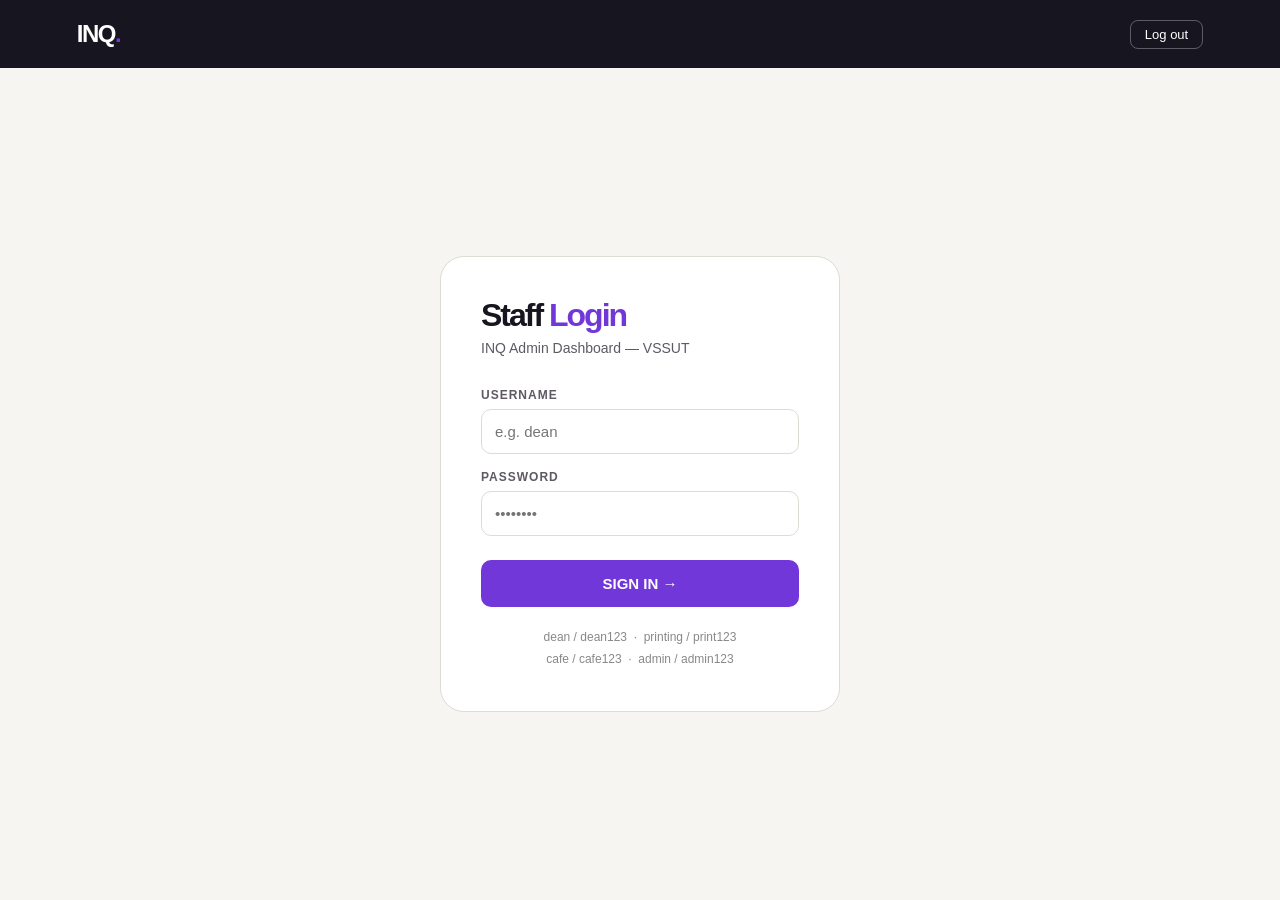
<file: admin.html>
﻿<!DOCTYPE html>
<html lang="en">
<head>
<meta charset="UTF-8">
<meta name="viewport" content="width=device-width, initial-scale=1.0">
<title>INQ — Staff Dashboard</title>

<style>

/* =========================
   FONTS
========================= */

@font-face {
    font-family: "Amazon Ember Heavy";
    src: url("https://m.media-amazon.com/images/G/01/acs/fonts/amazonember_he-webfont._V278446113_.woff2") format("woff2");
    font-weight: 900;
    font-style: normal;
    font-display: swap;
}

@font-face {
    font-family: "Amazon Ember";
    src: url("https://m.media-amazon.com/images/G/01/AUIClients/AmazonUIBaseCSS-amazonember_rg-fd81bacb6a659a8c8c95828226b74594ab985060._V299195749_.woff2") format("woff2");
    font-weight: 400;
    font-style: normal;
    font-display: swap;
}


/* =========================
   RESET & BASE
========================= */

* {
    margin: 0;
    padding: 0;
    box-sizing: border-box;
}

body {
    background: #f7f5f1;
    color: #17151f;
    font-family: "Amazon Ember", "Trebuchet MS", Arial, sans-serif;
}


/* =========================
   NAVBAR
========================= */

nav {
    height: 68px;
    padding: 0 6vw;
    display: flex;
    align-items: center;
    justify-content: space-between;
    background: #17151f;
    color: white;
}

.logo {
    font-family: "Amazon Ember Heavy", Arial, sans-serif;
    font-size: 24px;
    font-weight: 900;
    letter-spacing: -1.5px;
}

.logo span { color: #7137d9; }

.nav-right {
    display: flex;
    align-items: center;
    gap: 18px;
}

#navUser {
    font-size: 13px;
    color: #c3bfd0;
}

.logout-btn {
    background: none;
    border: 1px solid rgba(255,255,255,0.3);
    color: white;
    padding: 6px 14px;
    border-radius: 8px;
    font-size: 13px;
    cursor: pointer;
    transition: 0.15s ease;
}

.logout-btn:hover {
    background: rgba(255,255,255,0.1);
}


/* =========================
   LOGIN SCREEN
========================= */

#loginScreen {
    min-height: calc(100vh - 68px);
    display: flex;
    align-items: center;
    justify-content: center;
    padding: 40px 20px;
}

.login-card {
    background: white;
    border: 1px solid #dedbd5;
    border-radius: 24px;
    padding: 40px;
    width: 100%;
    max-width: 400px;
}

.login-card h1 {
    font-family: "Amazon Ember Heavy", Arial, sans-serif;
    font-size: 32px;
    font-weight: 900;
    letter-spacing: -2px;
    margin-bottom: 6px;
}

.login-card h1 span { color: #7137d9; }

.login-subtitle {
    color: #5e5963;
    font-size: 14px;
    margin-bottom: 32px;
}

.field {
    margin-bottom: 16px;
}

.field label {
    display: block;
    font-size: 12px;
    font-weight: 700;
    letter-spacing: 1px;
    margin-bottom: 7px;
    color: #5e5963;
}

.field input {
    width: 100%;
    padding: 13px;
    border: 1px solid #dedbd5;
    border-radius: 10px;
    font-size: 15px;
    outline: none;
    transition: 0.15s ease;
}

.field input:focus {
    border-color: #7137d9;
}

.login-btn {
    width: 100%;
    margin-top: 8px;
    padding: 15px;
    border: none;
    border-radius: 10px;
    background: #7137d9;
    color: white;
    font-size: 15px;
    font-weight: 700;
    cursor: pointer;
    transition: 0.15s ease;
}

.login-btn:hover { opacity: 0.9; }

.login-error {
    display: none;
    margin-top: 14px;
    background: #fff0f0;
    border: 1px solid #ffb3b3;
    color: #c0392b;
    border-radius: 8px;
    padding: 10px 14px;
    font-size: 13px;
    font-weight: 700;
}

.creds-hint {
    margin-top: 20px;
    font-size: 12px;
    color: #888;
    text-align: center;
    line-height: 1.8;
}


/* =========================
   DASHBOARD SCREEN
========================= */

#dashboardScreen {
    display: none;
    padding: 40px 6vw 80px;
}

.dash-header {
    margin-bottom: 32px;
}

.dash-eyebrow {
    font-size: 12px;
    font-weight: 700;
    letter-spacing: 2px;
    color: #7137d9;
    margin-bottom: 8px;
}

.dash-title {
    font-family: "Amazon Ember Heavy", Arial, sans-serif;
    font-size: 36px;
    font-weight: 900;
    letter-spacing: -2px;
}

.dash-subtitle {
    color: #5e5963;
    font-size: 14px;
    margin-top: 6px;
}

.refresh-note {
    font-size: 12px;
    color: #aaa;
    margin-top: 4px;
}


/* =========================
   SERVICE PANELS GRID
========================= */

.panels {
    display: grid;
    grid-template-columns: repeat(3, 1fr);
    gap: 22px;
}

.panel {
    background: white;
    border: 1px solid #dedbd5;
    border-radius: 20px;
    overflow: hidden;
}

.panel-header {
    padding: 18px 22px 16px;
    border-bottom: 1px solid #f0ede8;
    display: flex;
    align-items: center;
    justify-content: space-between;
}

.panel-name {
    font-weight: 700;
    font-size: 15px;
}

.crowd-badge {
    font-size: 11px;
    font-weight: 700;
    padding: 4px 10px;
    border-radius: 20px;
    letter-spacing: 0.5px;
}

.status-low    { background: #e9f8ef; color: #176b39; }
.status-medium { background: #fff4e0; color: #8a5a00; }
.status-high   { background: #fff0f0; color: #c0392b; }


/* =========================
   SERVING SECTION
========================= */

.serving-section {
    padding: 16px 22px;
    border-bottom: 1px solid #f0ede8;
    background: #f9f8f5;
}

.serving-label {
    font-size: 11px;
    font-weight: 700;
    letter-spacing: 1.2px;
    color: #888;
    margin-bottom: 6px;
}

.serving-token {
    font-family: "Amazon Ember Heavy", Arial, sans-serif;
    font-size: 30px;
    font-weight: 900;
    letter-spacing: -1.5px;
    color: #17151f;
}

.serving-token.empty {
    font-family: inherit;
    font-size: 14px;
    font-weight: 400;
    color: #aaa;
    letter-spacing: 0;
}

.serving-option {
    font-size: 12px;
    color: #888;
    margin-top: 2px;
}


/* =========================
   ACTION BUTTONS
========================= */

.actions {
    padding: 14px 22px;
    display: flex;
    gap: 10px;
}

.action-btn {
    flex: 1;
    padding: 11px 8px;
    border: none;
    border-radius: 10px;
    font-size: 13px;
    font-weight: 700;
    cursor: pointer;
    transition: 0.15s ease;
}

.btn-start {
    background: #17151f;
    color: white;
}

.btn-start:hover { background: #2d2b38; }

.btn-complete {
    background: #e9f8ef;
    color: #176b39;
}

.btn-complete:hover { background: #c8edd8; }

.btn-reset {
    background: #fff0f0;
    color: #c0392b;
}

.btn-reset:hover { background: #ffd5d5; }


/* =========================
   QUEUE LIST
========================= */

.queue-section {
    padding: 0 22px 18px;
}

.queue-header {
    display: flex;
    justify-content: space-between;
    align-items: center;
    padding: 10px 0 8px;
    font-size: 11px;
    font-weight: 700;
    letter-spacing: 1px;
    color: #888;
    border-bottom: 1px solid #f0ede8;
    margin-bottom: 2px;
}

.queue-item {
    display: flex;
    align-items: center;
    justify-content: space-between;
    padding: 9px 0;
    border-bottom: 1px solid #f7f5f1;
    font-size: 13px;
}

.queue-item:last-child { border-bottom: none; }

.q-token {
    font-weight: 700;
    min-width: 60px;
}

.q-service {
    color: #5e5963;
    flex: 1;
    padding: 0 10px;
    white-space: nowrap;
    overflow: hidden;
    text-overflow: ellipsis;
}

.q-time {
    color: #888;
    font-size: 12px;
    white-space: nowrap;
}

.empty-queue {
    padding: 14px 0;
    font-size: 13px;
    color: #bbb;
}

.stats-row {
    padding: 10px 22px 14px;
    display: flex;
    gap: 20px;
    border-top: 1px solid #f0ede8;
    font-size: 12px;
    color: #888;
}

.stats-row strong {
    color: #17151f;
    font-size: 14px;
    display: block;
}


/* =========================
   SERVICE HOURS STRIP (Dean)
========================= */

.hours-strip {
    background: #f0eaff;
    border-top: 1px solid #e0d4fa;
    padding: 8px 22px;
    font-size: 12px;
    color: #5520ad;
    font-weight: 700;
}


/* =========================
   TOAST
========================= */

#toast {
    position: fixed;
    bottom: 30px;
    left: 50%;
    transform: translateX(-50%) translateY(80px);
    background: #17151f;
    color: white;
    padding: 12px 24px;
    border-radius: 12px;
    font-size: 14px;
    font-weight: 700;
    transition: 0.3s ease;
    z-index: 999;
    opacity: 0;
}

#toast.show {
    transform: translateX(-50%) translateY(0);
    opacity: 1;
}


/* =========================
   MOBILE
========================= */

@media (max-width: 900px) {
    .panels {
        grid-template-columns: 1fr;
    }
}

</style>
</head>

<body>

<!-- =========================
     NAVBAR
========================= -->

<nav>
    <div class="logo">INQ<span>.</span></div>
    <div class="nav-right">
        <span id="navUser"></span>
        <button class="logout-btn" onclick="logout()">Log out</button>
    </div>
</nav>


<!-- =========================
     LOGIN SCREEN
========================= -->

<div id="loginScreen">

    <div class="login-card">

        <h1>Staff <span>Login</span></h1>
        <p class="login-subtitle">INQ Admin Dashboard — VSSUT</p>

        <div class="field">
            <label>USERNAME</label>
            <input type="text" id="loginUser" placeholder="e.g. dean" autocomplete="username">
        </div>

        <div class="field">
            <label>PASSWORD</label>
            <input type="password" id="loginPass" placeholder="••••••••" autocomplete="current-password"
                   onkeydown="if(event.key==='Enter') doLogin()">
        </div>

        <button class="login-btn" onclick="doLogin()">SIGN IN →</button>

        <div class="login-error" id="loginError">Invalid username or password.</div>

        <p class="creds-hint">
            dean / dean123 &nbsp;·&nbsp; printing / print123<br>
            cafe / cafe123 &nbsp;·&nbsp; admin / admin123
        </p>

    </div>

</div>


<!-- =========================
     DASHBOARD SCREEN
========================= -->

<div id="dashboardScreen">

    <div class="dash-header">
        <p class="dash-eyebrow">INQ / STAFF DASHBOARD</p>
        <h2 class="dash-title">Queue Control</h2>
        <p class="dash-subtitle" id="deanHours"></p>
        <p class="refresh-note">Auto-refreshes every 5 seconds</p>
    </div>

    <div class="panels" id="panels">
        <!-- Populated by JS -->
    </div>

</div>


<!-- Toast notification -->
<div id="toast"></div>


<!-- =========================
     JAVASCRIPT
========================= -->

<script src="config.js?v=2"></script>
<script>

const API = window.INQ_API || (function() {
    if (window.location.protocol === "file:") return "http://127.0.0.1:8000/api";
    const host = window.location.hostname || "127.0.0.1";
    return `http://${host}:8000/api`;
})();

let authToken = null;
let currentRole = null;
let refreshInterval = null;

const SERVICE_COLORS = {
    dean:     { accent: "#7137d9", label: "DEAN OFFICE" },
    printing: { accent: "#5B9FE8", label: "PRINTING SHOP" },
    cafe:     { accent: "#e58a4a", label: "CAMPUS CAFÉ" },
};


// ── LOGIN ──

async function doLogin() {

    const username = document.getElementById("loginUser").value.trim();
    const password = document.getElementById("loginPass").value;
    const errEl    = document.getElementById("loginError");

    errEl.style.display = "none";

    if (!username || !password) {
        errEl.textContent = "Please enter both username and password.";
        errEl.style.display = "block";
        return;
    }

    try {
        const res = await fetch(`${API}/admin/login`, {
            method: "POST",
            headers: { "Content-Type": "application/json" },
            body: JSON.stringify({ username, password }),
        });

        if (!res.ok) {
            errEl.textContent = "Invalid username or password.";
            errEl.style.display = "block";
            return;
        }

        const data = await res.json();
        authToken   = data.token;
        currentRole = data.role;

        document.getElementById("navUser").textContent =
            data.username + " (" + data.role.replace("_", " ") + ")";

        document.getElementById("loginScreen").style.display    = "none";
        document.getElementById("dashboardScreen").style.display = "block";

        loadDashboard();
        refreshInterval = setInterval(loadDashboard, 5000);

    } catch (e) {
        errEl.textContent = "Cannot reach backend. Is the server running?";
        errEl.style.display = "block";
    }
}


// ── LOGOUT ──

function logout() {
    authToken = null;
    clearInterval(refreshInterval);
    document.getElementById("loginScreen").style.display    = "flex";
    document.getElementById("dashboardScreen").style.display = "none";
    document.getElementById("loginUser").value = "";
    document.getElementById("loginPass").value = "";
}


// ── LOAD DASHBOARD DATA ──

async function loadDashboard() {

    try {
        // Fetch queue overview
        const [overviewRes, deanRes] = await Promise.all([
            fetch(`${API}/admin/queues`),
            fetch(`${API}/dean/status`),
        ]);

        if (!overviewRes.ok) return;

        const overview = await overviewRes.json();
        const deanStatus = deanRes.ok ? await deanRes.json() : null;

        if (deanStatus) {
            const hoursEl = document.getElementById("deanHours");
            const isOpen  = deanStatus.is_open;
            hoursEl.textContent =
                "Dean Office hours: " + deanStatus.service_hours +
                (isOpen ? "  ·  Open now" : "  ·  Currently closed");
            hoursEl.style.color = isOpen ? "#176b39" : "#c0392b";
        }

        renderPanels(overview);

    } catch (e) {
        // Backend temporarily unreachable — keep last render
    }
}


// ── RENDER PANELS ──

function renderPanels(overview) {

    const container = document.getElementById("panels");
    const services  = ["dean", "printing", "cafe"];

    container.innerHTML = services.map(sid => {

        const data  = overview[sid] || {};
        const color = SERVICE_COLORS[sid];
        const serving   = data.currently_serving;
        const waiting   = data.waiting_tokens || [];
        const completed = data.completed_today || 0;

        // Crowd badge
        const count = data.waiting_count || 0;
        let badgeText = "Low Crowd", badgeClass = "status-low";
        if (sid === "dean") {
            if (count > 15)      { badgeText = "Highly Crowded"; badgeClass = "status-high"; }
            else if (count > 5)  { badgeText = "Moderate";       badgeClass = "status-medium"; }
        } else if (sid === "printing") {
            if (count > 15)      { badgeText = "Highly Crowded"; badgeClass = "status-high"; }
            else if (count > 5)  { badgeText = "Busy";           badgeClass = "status-medium"; }
            else                 { badgeText = "Low"; }
        } else {
            if (count > 8)       { badgeText = "Busy";           badgeClass = "status-high"; }
            else if (count > 3)  { badgeText = "Moderate";       badgeClass = "status-medium"; }
        }

        // Queue items (max 6 shown)
        const queueRows = waiting.slice(0, 6).map((t, i) =>
            `<div class="queue-item">
                <span class="q-token">${t.token_number}</span>
                <span class="q-service">${t.service_option || "—"}</span>
                <span class="q-time">${t.estimated_time || "—"}</span>
            </div>`
        ).join("") || `<div class="empty-queue">No one waiting</div>`;

        const hoursStrip = sid === "dean"
            ? `<div class="hours-strip">🕘 9:00 AM – 1:00 PM &amp; 3:00 PM – 5:00 PM</div>`
            : "";

        return `
        <div class="panel" id="panel-${sid}">

            <div class="panel-header">
                <span class="panel-name" style="color:${color.accent}">${color.label}</span>
                <span class="crowd-badge ${badgeClass}">${badgeText}</span>
            </div>

            ${hoursStrip}

            <div class="serving-section">
                <div class="serving-label">NOW SERVING</div>
                ${serving
                    ? `<div class="serving-token">${serving.token_number}</div>
                       <div class="serving-option">${serving.service_option || ""}</div>`
                    : `<div class="serving-token empty">Nothing serving</div>`}
            </div>

            <div class="actions">
                <button class="action-btn btn-start"
                        onclick="startServing('${sid}')">
                    ▶ Start Serving
                </button>
                <button class="action-btn btn-complete"
                        onclick="completeToken('${sid}')">
                    ✓ Complete
                </button>
                <button class="action-btn btn-reset"
                        onclick="resetQueue('${sid}')">
                    ↺ Reset
                </button>
            </div>

            <div class="queue-section">
                <div class="queue-header">
                    <span>TOKEN</span>
                    <span>WAITING (${count})</span>
                </div>
                ${queueRows}
            </div>

            <div class="stats-row">
                <div>
                    <strong>${count}</strong>
                    Waiting
                </div>
                <div>
                    <strong>${completed}</strong>
                    Completed today
                </div>
            </div>

        </div>`;

    }).join("");
}


// ── STAFF ACTIONS ──

async function startServing(serviceId) {
    try {
        const res = await fetch(`${API}/admin/${serviceId}/start-serving`, { method: "POST" });
        const data = await res.json();
        showToast(data.message || "Started serving");
        loadDashboard();
    } catch (e) {
        showToast("Error: could not start serving");
    }
}

async function completeToken(serviceId) {
    try {
        const res = await fetch(`${API}/admin/${serviceId}/complete`, { method: "POST" });
        const data = await res.json();
        showToast(data.message || "Token completed");
        loadDashboard();
    } catch (e) {
        showToast("Error: could not complete token");
    }
}

async function resetQueue(serviceId) {
    if (!confirm(`Reset ALL tokens for ${serviceId}? This cannot be undone.`)) return;
    try {
        const res = await fetch(`${API}/admin/${serviceId}/reset`, { method: "POST" });
        const data = await res.json();
        showToast(data.message || "Queue reset");
        loadDashboard();
    } catch (e) {
        showToast("Error: could not reset queue");
    }
}


// ── TOAST ──

function showToast(msg) {
    const t = document.getElementById("toast");
    t.textContent = msg;
    t.classList.add("show");
    setTimeout(() => t.classList.remove("show"), 3000);
}

</script>

</body>
</html>
</file>
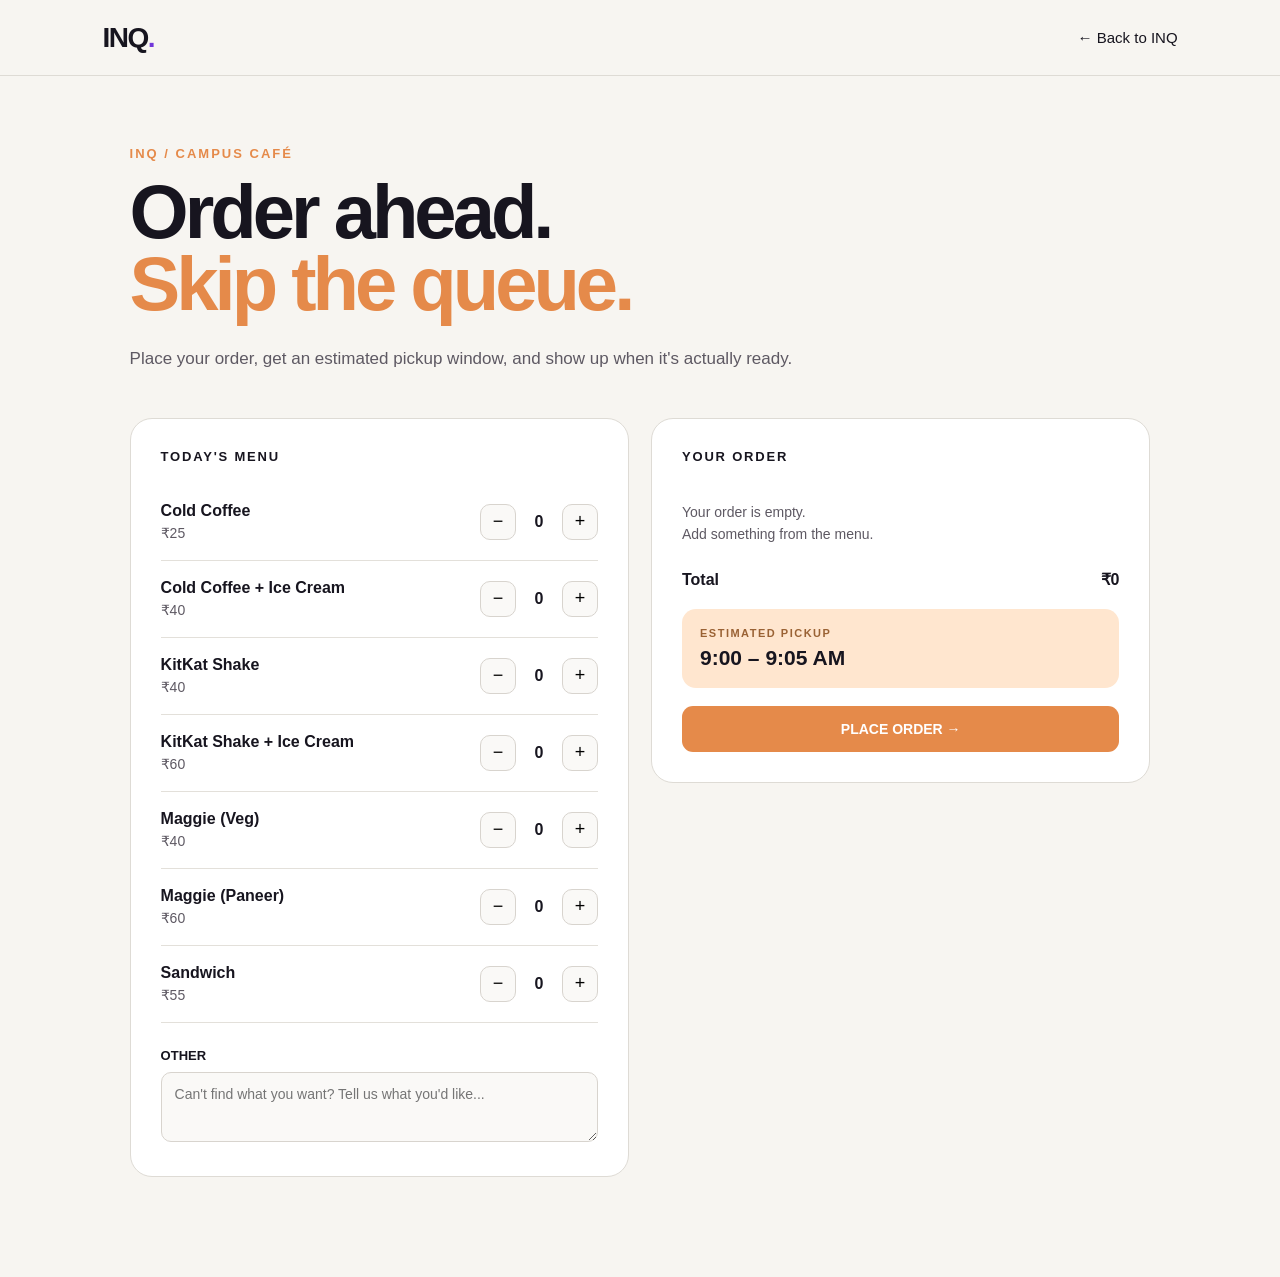
<file: cafe.html>
﻿<!DOCTYPE html>
<html lang="en">
<head>
<meta charset="UTF-8">
<meta name="viewport" content="width=device-width, initial-scale=1.0">

<title>INQ — Campus Café</title>

<style>

/* =========================
   FONTS
========================= */

@font-face {
    font-family: "Amazon Ember Light";
    src: url("https://m.media-amazon.com/images/G/01/AUIClients/AmazonUIBaseCSS-amazonember_lt-019e0ec3f9b521056e66e31fdcbc8323e5cd1938._V299195751_.woff2") format("woff2");
    font-weight: 300;
    font-style: normal;
    font-display: swap;
}

@font-face {
    font-family: "Amazon Ember";
    src: url("https://m.media-amazon.com/images/G/01/AUIClients/AmazonUIBaseCSS-amazonember_rg-fd81bacb6a659a8c8c95828226b74594ab985060._V299195749_.woff2") format("woff2");
    font-weight: 400;
    font-style: normal;
    font-display: swap;
}

@font-face {
    font-family: "Amazon Ember";
    src: url("https://m.media-amazon.com/images/G/01/AUIClients/AmazonUIBaseCSS-amazonember_bd-46b91bda68161c14e554a779643ef4957431987b._V2_.woff2") format("woff2");
    font-weight: 700;
    font-style: normal;
    font-display: swap;
}

@font-face {
    font-family: "Amazon Ember Heavy";
    src: url("https://m.media-amazon.com/images/G/01/acs/fonts/amazonember_he-webfont._V278446113_.woff2") format("woff2");
    font-weight: 900;
    font-style: normal;
    font-display: swap;
}


/* =========================
   RESET
========================= */

* {
    margin: 0;
    padding: 0;
    box-sizing: border-box;
}


/* =========================
   BODY
========================= */

body {
    background: #f7f5f1;
    color: #17151f;
    font-family: "Amazon Ember", Arial, Helvetica, sans-serif;
}


/* =========================
   NAVBAR
========================= */

nav {
    height: 76px;
    padding: 0 8vw;

    display: flex;
    align-items: center;
    justify-content: space-between;

    border-bottom: 1px solid #dedbd5;
    background: #f7f5f1;
}

.logo {
    font-family:
        "Amazon Ember Heavy",
        "Amazon Ember",
        Arial,
        sans-serif;

    font-size: 28px;
    font-weight: 900;
    letter-spacing: -1.5px;
}

.logo span {
    color: #7137d9;
}

.back {
    text-decoration: none;
    color: #17151f;
    font-size: 15px;
    font-weight: 400;

    transition: 0.2s ease;
}

.back:hover,
.back:active {
    color: #e58a4a;
}


/* =========================
   MAIN
========================= */

main {
    max-width: 1200px;
    margin: auto;
    padding: 70px 7vw 100px;
}


/* =========================
   EYEBROW
========================= */

.eyebrow {
    color: #e58a4a;

    font-size: 13px;
    font-weight: 700;

    letter-spacing: 2px;

    margin-bottom: 15px;
}


/* =========================
   MAIN HEADING
========================= */

h1 {
    font-family:
        "Amazon Ember Display",
        "Amazon Ember Heavy",
        "Amazon Ember",
        Arial,
        sans-serif;

    font-size: clamp(45px, 6vw, 76px);
    line-height: 0.95;

    letter-spacing: -4px;

    margin-bottom: 25px;

    font-weight: 900;
}

h1 span {
    color: #e58a4a;
}


/* =========================
   INTRO
========================= */

.intro {
    color: #5e5963;

    font-size: 17px;
    line-height: 1.6;

    max-width: 680px;

    margin-bottom: 45px;
}


/* =========================
   GRID
========================= */

.grid {
    display: grid;

    grid-template-columns: 1fr 1fr;

    gap: 22px;
}


/* =========================
   CARD
========================= */

.card {
    background: white;

    border: 1px solid #dedbd5;

    border-radius: 22px;

    padding: 30px;
}

.card h2 {
    font-size: 22px;
    font-weight: 700;

    margin-bottom: 8px;
}

.description {
    color: #5e5963;

    font-size: 14px;
    line-height: 1.5;

    margin-bottom: 22px;
}


/* =========================
   MENU
========================= */

.menu-card {
    grid-column: 1 / 2;
}

.menu-title {
    font-size: 13px;
    font-weight: 700;

    letter-spacing: 1.8px;

    margin-bottom: 20px;
}

.menu-item {
    display: flex;

    align-items: center;
    justify-content: space-between;

    padding: 18px 0;

    border-bottom: 1px solid #e3e0da;
}

.menu-item:last-child {
    border-bottom: none;
}

.item-info strong {
    display: block;

    font-size: 16px;

    margin-bottom: 4px;
}

.item-price {
    color: #5e5963;

    font-size: 14px;
}

.quantity {
    display: flex;

    align-items: center;

    gap: 14px;
}

.quantity button {
    width: 36px;
    height: 36px;

    border: 1px solid #d8d4ce;

    border-radius: 10px;

    background: #faf9f7;

    font-size: 18px;

    cursor: pointer;

    transition: 0.2s ease;
}

.quantity button:hover {
    background: #fff0df;
    border-color: #e5a875;
}

.quantity span {
    min-width: 18px;

    text-align: center;

    font-weight: 700;
}


/* =========================
   OTHER
========================= */

.other-section {
    margin-top: 25px;
}

.other-section label {
    display: block;

    font-size: 13px;
    font-weight: 700;

    margin-bottom: 9px;
}

.other-input {
    width: 100%;

    min-height: 70px;

    padding: 13px;

    border: 1px solid #d8d4ce;

    border-radius: 10px;

    background: #faf9f7;

    font-family: inherit;

    font-size: 14px;

    resize: vertical;

    outline: none;
}

.other-input:focus {
    border-color: #e58a4a;
}


/* =========================
   ORDER CARD
========================= */

.order-card {
    align-self: start;
}

.order-title {
    font-size: 13px;
    font-weight: 700;

    letter-spacing: 1.8px;

    margin-bottom: 22px;
}

.empty-order {
    color: #5e5963;

    font-size: 14px;
    line-height: 1.6;

    padding: 15px 0 25px;
}

.order-items {
    border-bottom: 1px solid #e1ddd6;

    padding-bottom: 18px;

    margin-bottom: 18px;
}

.order-item {
    display: flex;

    justify-content: space-between;

    margin-bottom: 12px;

    font-size: 14px;
}

.order-item:last-child {
    margin-bottom: 0;
}

.total-row {
    display: flex;

    justify-content: space-between;

    align-items: center;

    font-size: 16px;
    font-weight: 700;

    margin-bottom: 20px;
}


/* =========================
   PICKUP
========================= */

.pickup-box {
    background: #ffe6cf;

    border-radius: 14px;

    padding: 18px;

    margin-bottom: 18px;
}

.pickup-label {
    color: #9a6234;

    font-size: 11px;

    font-weight: 700;

    letter-spacing: 1.5px;

    margin-bottom: 7px;
}

.pickup-time {
    font-size: 21px;

    font-weight: 700;
}


/* =========================
   PLACE ORDER BUTTON
========================= */

.place-order {
    width: 100%;

    border: none;

    background: #e58a4a;

    color: white;

    padding: 15px;

    border-radius: 11px;

    font-size: 14px;

    font-weight: 700;

    cursor: pointer;

    transition: 0.2s ease;
}

.place-order:hover {
    background: #d97735;
}


/* =========================
   CONFIRMATION / TOKEN
========================= */

.confirmation {
    grid-column: 1 / -1;

    display: none;

    background: #17151f;

    color: white;

    border: none;

    border-radius: 22px;

    padding: 32px;
}

.confirmation.show {
    display: block;
}

.confirmation-label {
    color: #e58a4a;

    font-size: 12px;

    font-weight: 700;

    letter-spacing: 2px;

    margin-bottom: 10px;
}

.confirmation-token {
    color: #e58a4a;

    font-size: 60px;

    font-weight: 900;

    letter-spacing: -3px;

    line-height: 1;

    margin-bottom: 8px;
}

.confirmation-subtitle {
    color: #ffffff;

    font-size: 13px;

    font-weight: 700;

    letter-spacing: 1.5px;

    margin-bottom: 25px;
}

.confirmation-details {
    display: grid;

    grid-template-columns: 1fr 1fr;

    gap: 12px;
}

.confirmation-detail {
    background: #23212a;

    padding: 16px;

    border-radius: 12px;
}

.confirmation-detail span {
    display: block;

    color: #bdb8c1;

    font-size: 10px;

    font-weight: 700;

    letter-spacing: 1px;

    margin-bottom: 6px;
}

.confirmation-detail strong {
    color: white;

    font-size: 16px;
}

.order-status {
    display: inline-block;

    margin-top: 20px;

    padding: 7px 13px;

    border-radius: 20px;

    background: #ffe6cf;

    color: #a65f29;

    font-size: 13px;

    font-weight: 700;
}

.confirmation-note {
    color: #d1cdd3;

    font-size: 14px;

    line-height: 1.6;

    margin-top: 20px;
}


/* =========================
   MOBILE
========================= */

@media (max-width: 800px) {

    nav {
        padding: 0 6vw;
    }

    main {
        padding: 50px 6vw 70px;
    }

    h1 {
        font-size: 48px;
    }

    .grid {
        grid-template-columns: 1fr;
    }

    .menu-card,
    .confirmation {
        grid-column: auto;
    }

    .confirmation-details {
        grid-template-columns: 1fr;
    }

    .menu-item {
        gap: 15px;
    }

}

</style>
</head>


<body>


<!-- =========================
     NAVBAR
========================= -->

<nav>

    <div class="logo">
        INQ<span>.</span>
    </div>

    <a href="index.html" class="back">
        ← Back to INQ
    </a>

</nav>


<!-- =========================
     MAIN
========================= -->

<main>


    <p class="eyebrow">
        INQ / CAMPUS CAFÉ
    </p>


    <h1>
        Order ahead.<br>
        <span>Skip the queue.</span>
    </h1>


    <p class="intro">
        Place your order, get an estimated pickup window,
        and show up when it's actually ready.
    </p>


    <div class="grid">


        <!-- =========================
             MENU
        ========================= -->

        <section class="card menu-card">

            <p class="menu-title">
                TODAY'S MENU
            </p>


            <!-- COLD COFFEE -->

            <div class="menu-item">

                <div class="item-info">
                    <strong>Cold Coffee</strong>
                    <span class="item-price">₹25</span>
                </div>

                <div class="quantity">
                    <button onclick="changeQuantity(0, -1)">−</button>
                    <span id="qty0">0</span>
                    <button onclick="changeQuantity(0, 1)">+</button>
                </div>

            </div>


            <!-- COLD COFFEE ICE CREAM -->

            <div class="menu-item">

                <div class="item-info">
                    <strong>Cold Coffee + Ice Cream</strong>
                    <span class="item-price">₹40</span>
                </div>

                <div class="quantity">
                    <button onclick="changeQuantity(1, -1)">−</button>
                    <span id="qty1">0</span>
                    <button onclick="changeQuantity(1, 1)">+</button>
                </div>

            </div>


            <!-- KITKAT SHAKE -->

            <div class="menu-item">

                <div class="item-info">
                    <strong>KitKat Shake</strong>
                    <span class="item-price">₹40</span>
                </div>

                <div class="quantity">
                    <button onclick="changeQuantity(2, -1)">−</button>
                    <span id="qty2">0</span>
                    <button onclick="changeQuantity(2, 1)">+</button>
                </div>

            </div>


            <!-- KITKAT ICE CREAM -->

            <div class="menu-item">

                <div class="item-info">
                    <strong>KitKat Shake + Ice Cream</strong>
                    <span class="item-price">₹60</span>
                </div>

                <div class="quantity">
                    <button onclick="changeQuantity(3, -1)">−</button>
                    <span id="qty3">0</span>
                    <button onclick="changeQuantity(3, 1)">+</button>
                </div>

            </div>


            <!-- MAGGIE VEG -->

            <div class="menu-item">

                <div class="item-info">
                    <strong>Maggie (Veg)</strong>
                    <span class="item-price">₹40</span>
                </div>

                <div class="quantity">
                    <button onclick="changeQuantity(4, -1)">−</button>
                    <span id="qty4">0</span>
                    <button onclick="changeQuantity(4, 1)">+</button>
                </div>

            </div>


            <!-- MAGGIE PANEER -->

            <div class="menu-item">

                <div class="item-info">
                    <strong>Maggie (Paneer)</strong>
                    <span class="item-price">₹60</span>
                </div>

                <div class="quantity">
                    <button onclick="changeQuantity(5, -1)">−</button>
                    <span id="qty5">0</span>
                    <button onclick="changeQuantity(5, 1)">+</button>
                </div>

            </div>


            <!-- SANDWICH -->

            <div class="menu-item">

                <div class="item-info">
                    <strong>Sandwich</strong>
                    <span class="item-price">₹55</span>
                </div>

                <div class="quantity">
                    <button onclick="changeQuantity(6, -1)">−</button>
                    <span id="qty6">0</span>
                    <button onclick="changeQuantity(6, 1)">+</button>
                </div>

            </div>


            <!-- OTHER -->

            <div class="other-section">

                <label>
                    OTHER
                </label>

                <textarea
                    class="other-input"
                    id="otherItem"
                    placeholder="Can't find what you want? Tell us what you'd like..."
                ></textarea>

            </div>

        </section>


        <!-- =========================
             ORDER SUMMARY
        ========================= -->

        <section class="card order-card">

            <p class="order-title">
                YOUR ORDER
            </p>


            <div id="orderItems">

                <div class="empty-order">
                    Your order is empty.<br>
                    Add something from the menu.
                </div>

            </div>


            <div class="total-row">

                <span>Total</span>

                <span id="total">
                    ₹0
                </span>

            </div>


            <div class="pickup-box">

                <div class="pickup-label">
                    ESTIMATED PICKUP
                </div>

                <div class="pickup-time">
                    9:00 – 9:05 AM
                </div>

            </div>


            <button
                class="place-order"
                onclick="placeOrder()"
            >
                PLACE ORDER →
            </button>

        </section>


        <!-- =========================
             TOKEN CONFIRMATION
        ========================= -->

        <section
            class="confirmation"
            id="confirmation"
        >

            <div class="confirmation-label">
                ORDER CONFIRMED
            </div>


            <div class="confirmation-token">
                C-108
            </div>


            <div class="confirmation-subtitle">
                YOUR CAFÉ TOKEN
            </div>


            <div class="confirmation-details">

                <div class="confirmation-detail">

                    <span>
                        ORDERS AHEAD
                    </span>

                    <strong>
                        3 orders
                    </strong>

                </div>


                <div class="confirmation-detail">

                    <span>
                        ESTIMATED PICKUP
                    </span>

                    <strong>
                        9:00 – 9:05 AM
                    </strong>

                </div>

            </div>


            <span class="order-status">
                WAITING
            </span>


            <p class="confirmation-note">
                Don't wait at the café.
                Show your token and scan the café QR
                when your order is received.
            </p>

        </section>


    </div>

</main>


<!-- =========================
     JAVASCRIPT
========================= -->

<script src="config.js?v=2"></script>
<script>


/* =========================
   MENU DATA
========================= */

const menu = [

    {
        name: "Cold Coffee",
        price: 25
    },

    {
        name: "Cold Coffee + Ice Cream",
        price: 40
    },

    {
        name: "KitKat Shake",
        price: 40
    },

    {
        name: "KitKat Shake + Ice Cream",
        price: 60
    },

    {
        name: "Maggie (Veg)",
        price: 40
    },

    {
        name: "Maggie (Paneer)",
        price: 60
    },

    {
        name: "Sandwich",
        price: 55
    }

];


const quantities = [
    0, 0, 0, 0, 0, 0, 0
];


/* =========================
   CHANGE QUANTITY
========================= */

function changeQuantity(index, amount) {

    quantities[index] += amount;


    if (quantities[index] < 0) {

        quantities[index] = 0;

    }


    document.getElementById(
        "qty" + index
    ).textContent = quantities[index];


    updateOrder();

}


/* =========================
   UPDATE ORDER
========================= */

function updateOrder() {

    const orderItems =
        document.getElementById("orderItems");

    let total = 0;

    let html = "";


    for (let i = 0; i < menu.length; i++) {

        if (quantities[i] > 0) {

            const itemTotal =
                quantities[i] * menu[i].price;

            total += itemTotal;


            html += `
                <div class="order-item">

                    <span>
                        ${quantities[i]} × ${menu[i].name}
                    </span>

                    <strong>
                        ₹${itemTotal}
                    </strong>

                </div>
            `;

        }

    }


    const otherItem =
        document.getElementById("otherItem").value.trim();


    if (otherItem !== "") {

        html += `
            <div class="order-item">

                <span>
                    Other
                </span>

                <strong>
                    —
                </strong>

            </div>
        `;

    }


    if (html === "") {

        orderItems.innerHTML = `
            <div class="empty-order">
                Your order is empty.<br>
                Add something from the menu.
            </div>
        `;

    } else {

        orderItems.innerHTML = `
            <div class="order-items">
                ${html}
            </div>
        `;

    }


    document.getElementById(
        "total"
    ).textContent = "₹" + total;

}


/* =========================
   OTHER ITEM
========================= */

document
    .getElementById("otherItem")
    .addEventListener("input", updateOrder);


/* =========================
   PLACE ORDER
========================= */

const API = window.INQ_API || (function() {
    if (window.location.protocol === "file:") return "http://127.0.0.1:8000/api";
    const host = window.location.hostname || "127.0.0.1";
    return `http://${host}:8000/api`;
})();

async function placeOrder() {

    let hasOrder = false;

    for (let i = 0; i < quantities.length; i++) {
        if (quantities[i] > 0) { hasOrder = true; break; }
    }

    const otherItem = document.getElementById("otherItem").value.trim();
    if (otherItem !== "") { hasOrder = true; }

    if (!hasOrder) {
        alert("Please add something to your order first.");
        return;
    }

    // Build items array for API
    const items = [];
    for (let i = 0; i < menu.length; i++) {
        if (quantities[i] > 0) {
            items.push({ name: menu[i].name, quantity: quantities[i], price: menu[i].price });
        }
    }

    const btn = document.querySelector(".place-order");
    btn.disabled = true;
    btn.textContent = "Placing order...";

    const confirmation = document.getElementById("confirmation");

    try {
        const res = await fetch(`${API}/cafe/order`, {
            method: "POST",
            headers: { "Content-Type": "application/json" },
            body: JSON.stringify({ items, other_item: otherItem || null }),
        });

        if (res.ok) {
            const data = await res.json();

            // Update confirmation with real data
            confirmation.querySelector(".confirmation-token").textContent = data.token_number;
            const detailEls = confirmation.querySelectorAll(".confirmation-detail strong");
            if (detailEls[0]) detailEls[0].textContent =
                data.people_ahead + " order" + (data.people_ahead !== 1 ? "s" : "");
            if (detailEls[1]) detailEls[1].textContent = data.estimated_time || "Soon";

            // Also update pickup box
            document.querySelector(".pickup-time").textContent = data.estimated_time || "Soon";
        }

    } catch (e) {
        // Offline fallback - show static confirmation
    }

    confirmation.classList.add("show");
    confirmation.scrollIntoView({ behavior: "smooth", block: "center" });

    btn.disabled = false;
    btn.textContent = "PLACE ORDER →";
}

</script>


</body>
</html>
</file>
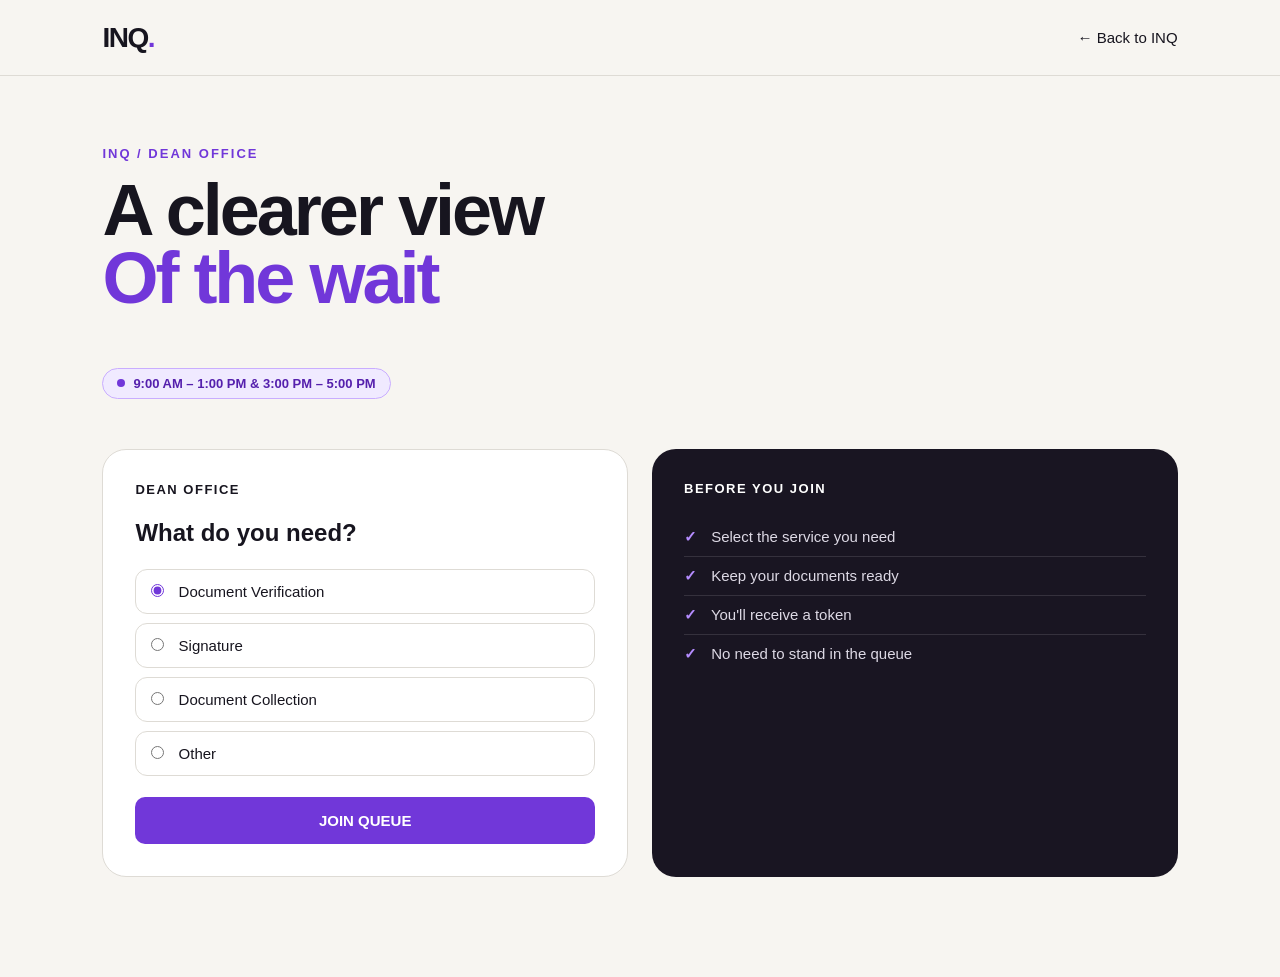
<file: dean.html>
<!DOCTYPE html>
<html lang="en">
<head>
    <meta charset="UTF-8">
    <meta name="viewport" content="width=device-width, initial-scale=1.0">

    <title>INQ — Dean Office</title>

    <style>

        @font-face {
            font-family: "Amazon Ember Light";
            src: url("https://m.media-amazon.com/images/G/01/AUIClients/AmazonUIBaseCSS-amazonember_lt-019e0ec3f9b521056e66e31fdcbc8323e5cd1938._V299195751_.woff2") format("woff2");
            font-weight: 300;
            font-style: normal;
            font-display: swap;
        }

        @font-face {
            font-family: "Amazon Ember";
            src: url("https://m.media-amazon.com/images/G/01/AUIClients/AmazonUIBaseCSS-amazonember_rg-fd81bacb6a659a8c8c95828226b74594ab985060._V299195749_.woff2") format("woff2");
            font-weight: 400;
            font-style: normal;
            font-display: swap;
        }

        @font-face {
            font-family: "Amazon Ember";
            src: url("https://m.media-amazon.com/images/G/01/AUIClients/AmazonUIBaseCSS-amazonember_bd-46b91bda68161c14e554a779643ef4957431987b._V2_.woff2") format("woff2");
            font-weight: 700;
            font-style: normal;
            font-display: swap;
        }

        @font-face {
            font-family: "Amazon Ember Heavy";
            src: url("https://m.media-amazon.com/images/G/01/acs/fonts/amazonember_he-webfont._V278446113_.woff2") format("woff2");
            font-weight: 900;
            font-style: normal;
            font-display: swap;
        }

        * {
            box-sizing: border-box;
            margin: 0;
            padding: 0;
        }

        body {
            background: #f7f5f1;
            color: #17151f;
            font-family: "Trebuchet MS", Arial, sans-serif;
        }

        /* =========================
           NAVBAR
        ========================= */

        nav {
            height: 76px;
            padding: 0 8vw;
            display: flex;
            align-items: center;
            justify-content: space-between;
            border-bottom: 1px solid #dedbd5;
        }

        .logo {
            font-family: "Amazon Ember Heavy", "Amazon Ember", Arial, sans-serif;
            font-size: 28px;
            font-weight: 900;
            letter-spacing: -1.5px;
        }

        .logo span {
            color: #7137d9;
        }

        .back {
            text-decoration: none;
            color: #17151f;
            font-size: 15px;
            transition: 0.2s ease;
        }

        .back:hover,
        .back:active {
            color: #7137d9;
        }

        /* =========================
           MAIN
        ========================= */

        main {
            padding: 70px 8vw 100px;
        }

        .eyebrow {
            color: #7137d9;
            font-size: 13px;
            font-weight: 700;
            letter-spacing: 2px;
            margin-bottom: 15px;
        }

        h1 {
            font-family:
                "Amazon Ember Heavy",
                "Amazon Ember",
                Arial,
                sans-serif;
            font-size: clamp(45px, 6vw, 72px);
            line-height: 0.95;
            letter-spacing: -3px;
            font-weight: 900;
            margin-bottom: 55px;
        }

        h1 span {
            color: #7137d9;
        }

        /* =========================
           DASHBOARD
        ========================= */

        .dashboard {
            max-width: 1100px;
            display: grid;
            grid-template-columns: 1fr 1fr;
            gap: 24px;
        }

        .card {
            border-radius: 24px;
            padding: 32px;
        }

        .card-title {
            font-size: 13px;
            font-weight: 700;
            letter-spacing: 1.5px;
            margin-bottom: 22px;
        }


        /* =========================
           SERVICE SELECTION
        ========================= */

        .service-card {
            background: #ffffff;
            border: 1px solid #dedbd5;
        }

        .service-card h2 {
            font-size: 24px;
            margin-bottom: 22px;
        }

        .service-option {
            display: block;
            padding: 13px 15px;
            margin-bottom: 9px;
            border: 1px solid #dedbd5;
            border-radius: 12px;
            cursor: pointer;
            font-size: 15px;
        }

        .service-option:hover {
            border-color: #7137d9;
        }

        .service-option input {
            margin-right: 10px;
            accent-color: #7137d9;
        }

        .join-button {
            width: 100%;
            margin-top: 12px;
            padding: 15px;
            border: none;
            border-radius: 10px;
            background: #7137d9;
            color: white;
            font-size: 15px;
            font-weight: 700;
            cursor: pointer;
        }

        .join-button:hover {
            opacity: 0.9;
        }

        /* =========================
           SERVICE HOURS BADGE
        ========================= */

        .hours-badge {
            display: inline-flex;
            align-items: center;
            gap: 8px;
            background: #f0eaff;
            border: 1px solid #c9adff;
            color: #5520ad;
            border-radius: 20px;
            padding: 7px 14px;
            font-size: 13px;
            font-weight: 700;
            margin-bottom: 50px;
        }

        .hours-dot {
            width: 8px;
            height: 8px;
            border-radius: 50%;
            background: #7137d9;
            display: inline-block;
        }

        .hours-dot.closed {
            background: #aaa;
        }

        .closed-notice {
            display: none;
            background: #fff3f3;
            border: 1px solid #ffb3b3;
            color: #c0392b;
            border-radius: 10px;
            padding: 10px 15px;
            font-size: 13px;
            font-weight: 700;
            margin-bottom: 15px;
        }

        /* =========================
           BEFORE YOU JOIN
        ========================= */

        .info-card {
            background: #191522;
            color: white;
        }

        .info-card ul {
            list-style: none;
        }

        .info-card li {
            padding: 10px 0;
            border-bottom: 1px solid rgba(255,255,255,0.12);
            color: #ddd9e5;
            font-size: 15px;
        }

        .info-card li:last-child {
            border-bottom: none;
        }

        .info-card li::before {
            content: "✓";
            color: #b58cff;
            margin-right: 10px;
            font-weight: 700;
        }

        /* =========================
           TOKEN CONFIRMATION
        ========================= */

        .token-confirmation {
            background: #ffffff;
            border: 1px solid #dedbd5;
            text-align: center;

            display: none;
        }

        .token-confirmation.show {
            display: block;
        }

        .confirmation-label {
            color: #7137d9;
            font-size: 13px;
            font-weight: 700;
            letter-spacing: 1.5px;
            margin-bottom: 12px;
        }

        .your-token {
            font-family: "Amazon Ember Heavy", "Amazon Ember", Arial, sans-serif;
            font-size: 58px;
            font-weight: 900;
            letter-spacing: -3px;
            line-height: 1;
        }

        .token-subtitle {
            color: #5e5963;
            font-size: 13px;
            font-weight: 700;
            letter-spacing: 1.5px;
            margin-top: 8px;
            margin-bottom: 25px;
        }

        .token-details {
            display: grid;
            grid-template-columns: 1fr 1fr;
            gap: 12px;
            text-align: left;
        }

        .token-detail {
            background: #f7f5f1;
            padding: 15px;
            border-radius: 12px;
        }

        .token-detail span {
            display: block;
            font-size: 10px;
            color: #5e5963;
            letter-spacing: 1px;
            margin-bottom: 6px;
        }

        .token-detail strong {
            font-size: 16px;
        }

        .waiting-status {
            display: inline-block;
            margin-top: 20px;
            padding: 7px 13px;
            border-radius: 20px;
            background: #ccefd9;
            color: #176b39;
            font-size: 13px;
            font-weight: 700;
        }

        /* =========================
           MOBILE
        ========================= */

        @media (max-width: 800px) {

            body,
            button,
            input,
            select,
            textarea {
                font-family: "Amazon Ember", Arial, Helvetica, sans-serif;
            }

            nav {
                padding: 0 6vw;
            }

            main {
                padding: 50px 6vw 70px;
            }

            h1 {
                font-size: 48px;
            }

            .dashboard {
                grid-template-columns: 1fr;
            }

            .token-details {
                grid-template-columns: 1fr;
            }

        }

    </style>
</head>


<body>

    <!-- =========================
         NAVBAR
    ========================= -->

    <nav>

        <div class="logo">
            INQ<span>.</span>
        </div>

        <a href="index.html" class="back">
            ← Back to INQ
        </a>

    </nav>


    <!-- =========================
         MAIN
    ========================= -->

    <main>

        <p class="eyebrow">
            INQ / DEAN OFFICE
        </p>

        <h1>
            A clearer view<br>
            <span>Of the wait</span>
        </h1>

        <!-- Service Hours Badge (populated by JS) -->
        <div class="hours-badge" id="hoursBadge">
            <span class="hours-dot" id="hoursDot"></span>
            <span id="hoursText">9:00 AM – 1:00 PM &amp; 3:00 PM – 5:00 PM</span>
        </div>

        <!-- Closed notice -->
        <div class="closed-notice" id="closedNotice">
            Dean Office is currently closed. Tokens can still be generated.
        </div>


        <div class="dashboard">


            <!-- =========================
                 SERVICE SELECTION
            ========================= -->

            <div class="card service-card">

                <p class="card-title">
                    DEAN OFFICE
                </p>

                <h2>
                    What do you need?
                </h2>


                <label class="service-option">
                    <input
                        type="radio"
                        name="service"
                        checked
                    >
                    Document Verification
                </label>


                <label class="service-option">
                    <input
                        type="radio"
                        name="service"
                    >
                    Signature
                </label>


                <label class="service-option">
                    <input
                        type="radio"
                        name="service"
                    >
                    Document Collection
                </label>


                <label class="service-option">
                    <input
                        type="radio"
                        name="service"
                    >
                    Other
                </label>


                <button
                    class="join-button"
                    onclick="joinQueue()"
                >
                    JOIN QUEUE
                </button>

            </div>


            <!-- =========================
                 TOKEN CONFIRMATION
            ========================= -->

            <div
                class="card token-confirmation"
                id="tokenConfirmation"
            >

                <p class="confirmation-label">
                    QUEUE JOINED
                </p>

                <div class="your-token" id="tokenNumber">
                    D-27
                </div>

                <p class="token-subtitle">
                    YOUR TOKEN
                </p>


                <div class="token-details">

                    <div class="token-detail">

                        <span>
                            PEOPLE AHEAD
                        </span>

                        <strong id="peopleAhead">
                            3 students
                        </strong>

                    </div>


                    <div class="token-detail">

                        <span>
                            ESTIMATED TURN
                        </span>

                        <strong id="estimatedTurn">
                            10:35 AM
                        </strong>

                    </div>

                </div>


                <span class="waiting-status">
                    WAITING
                </span>

            </div>


            <!-- =========================
                 BEFORE YOU JOIN
            ========================= -->

            <div class="card info-card">

                <p class="card-title">
                    BEFORE YOU JOIN
                </p>

                <ul>

                    <li>
                        Select the service you need
                    </li>

                    <li>
                        Keep your documents ready
                    </li>

                    <li>
                        You'll receive a token
                    </li>

                    <li>
                        No need to stand in the queue
                    </li>

                </ul>

            </div>


        </div>

    </main>


    <!-- =========================
         JAVASCRIPT
    ========================= -->

    <script src="config.js?v=2"></script>
    <script>

        const API = window.INQ_API || (function() {
            if (window.location.protocol === "file:") return "http://127.0.0.1:8000/api";
            const host = window.location.hostname || "127.0.0.1";
            return `http://${host}:8000/api`;
        })();

        // ── Load Dean Office hours & open/close status on page load ──
        async function loadDeanStatus() {
            try {
                const res = await fetch(`${API}/dean/status`);
                if (!res.ok) return;
                const data = await res.json();

                // Update hours badge
                const dot = document.getElementById("hoursDot");
                const hoursText = document.getElementById("hoursText");
                const closedNotice = document.getElementById("closedNotice");

                hoursText.textContent = data.service_hours || "9:00 AM – 1:00 PM & 3:00 PM – 5:00 PM";

                if (data.is_open) {
                    dot.classList.remove("closed");
                } else {
                    dot.classList.add("closed");
                    closedNotice.style.display = "block";
                }
            } catch (e) {
                // Backend offline — static display is fine
            }
        }

        loadDeanStatus();


        // ── Join Queue ──
        async function joinQueue() {

            const selected = document.querySelector('input[name="service"]:checked');
            const serviceOption = selected
                ? selected.parentElement.textContent.trim()
                : "Document Verification";

            const btn = document.querySelector(".join-button");
            btn.disabled = true;
            btn.textContent = "Joining…";

            try {
                const res = await fetch(`${API}/dean/token`, {
                    method: "POST",
                    headers: { "Content-Type": "application/json" },
                    body: JSON.stringify({ service_option: serviceOption }),
                });

                if (!res.ok) {
                    const err = await res.json();
                    alert("Error: " + (err.detail || "Could not join queue."));
                    btn.disabled = false;
                    btn.textContent = "JOIN QUEUE";
                    return;
                }

                const data = await res.json();

                // Populate confirmation card
                document.getElementById("tokenNumber").textContent = data.token_number;
                document.getElementById("peopleAhead").textContent =
                    data.people_ahead + " student" + (data.people_ahead !== 1 ? "s" : "");
                document.getElementById("estimatedTurn").textContent =
                    data.estimated_time || "Soon";

                const confirmation = document.getElementById("tokenConfirmation");
                confirmation.classList.add("show");
                confirmation.scrollIntoView({ behavior: "smooth", block: "center" });

            } catch (e) {
                // Offline fallback — just show static card
                const confirmation = document.getElementById("tokenConfirmation");
                confirmation.classList.add("show");
                confirmation.scrollIntoView({ behavior: "smooth", block: "center" });
            }

            btn.disabled = false;
            btn.textContent = "JOIN QUEUE";
        }

    </script>

</body>
</html>
</file>
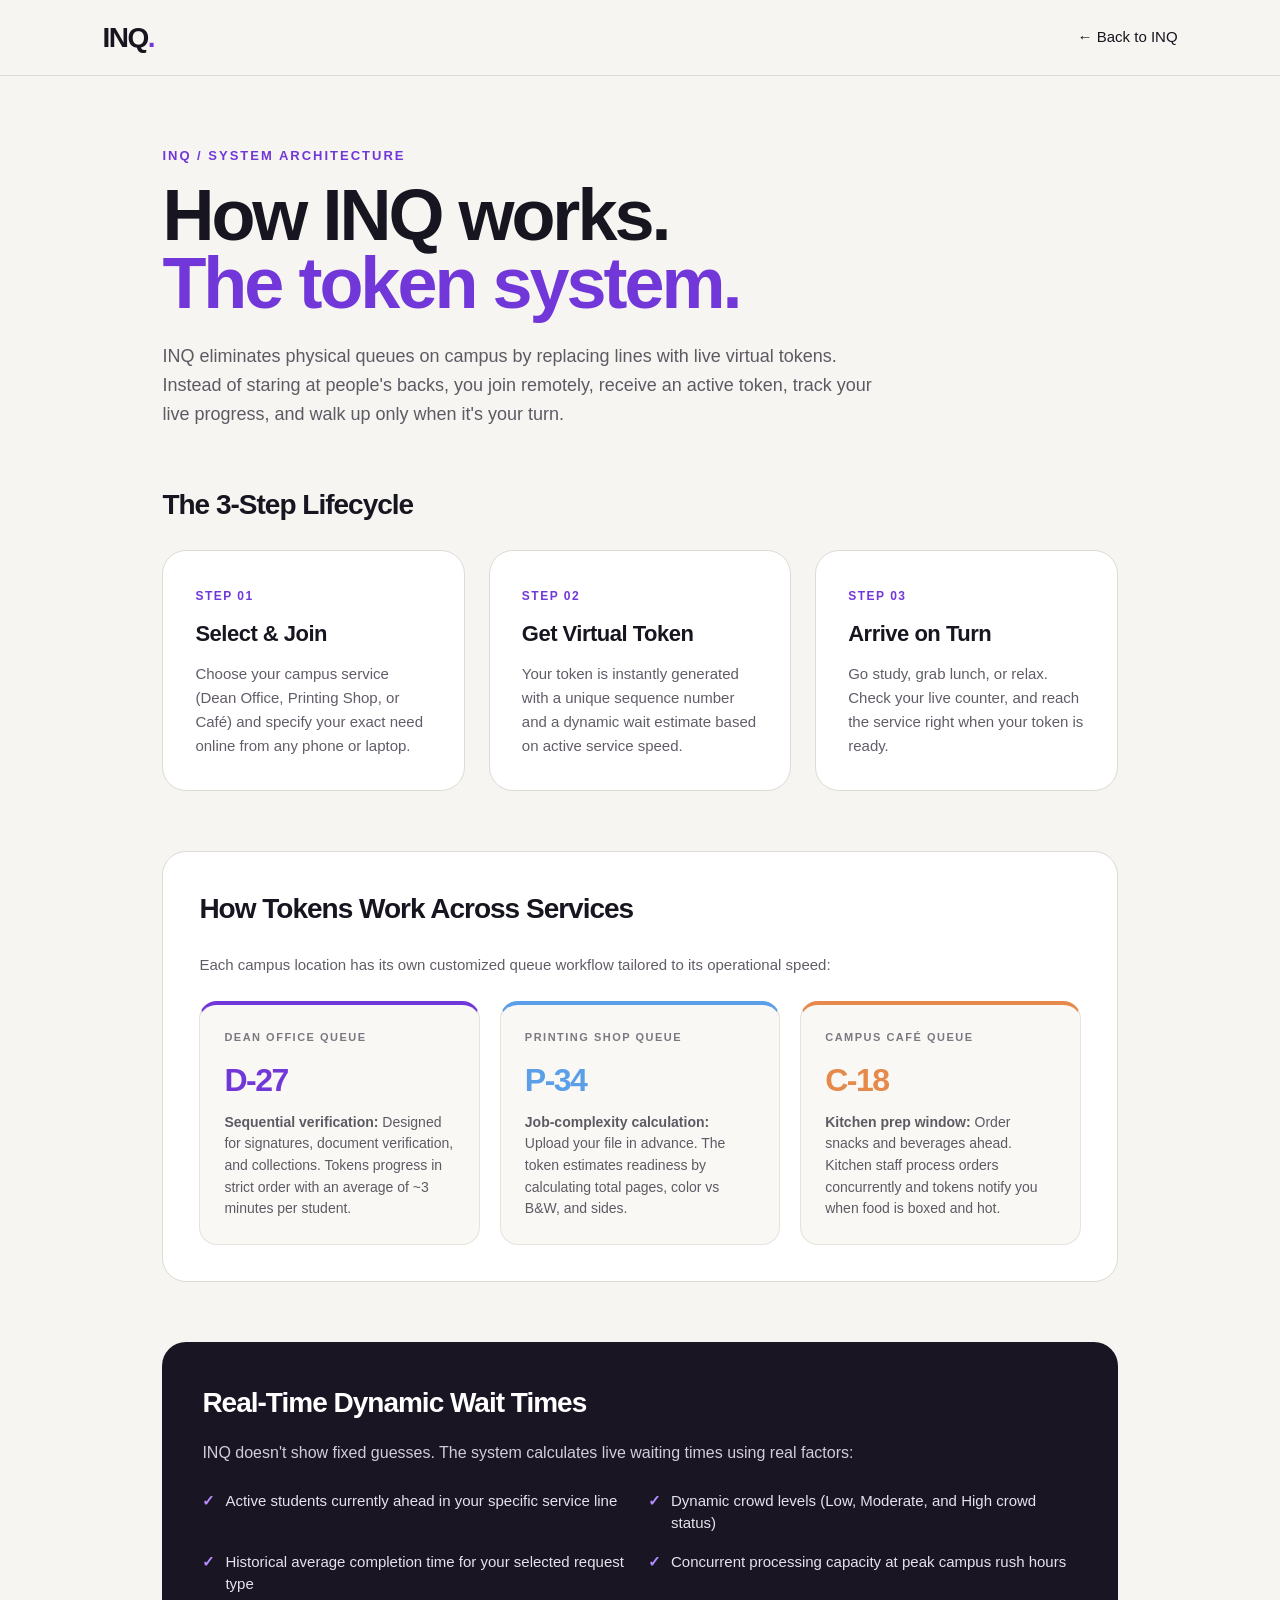
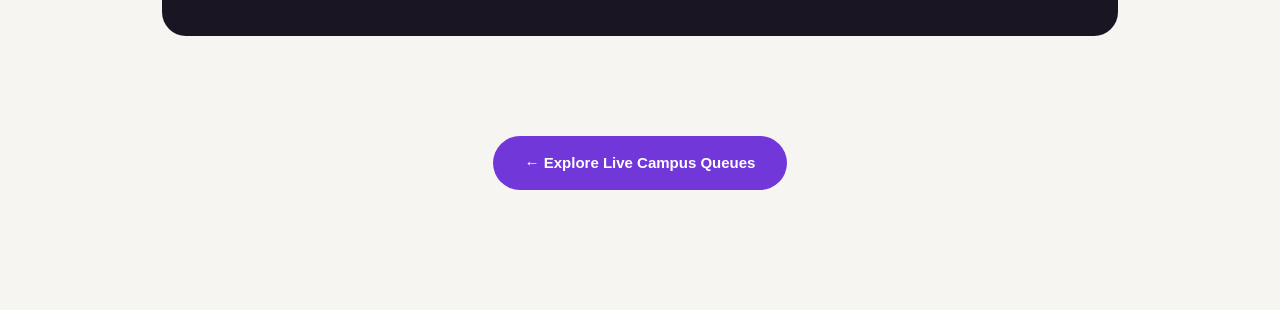
<file: how-it-works.html>
<!DOCTYPE html>
<html lang="en">
<head>
    <meta charset="UTF-8">
    <meta name="viewport" content="width=device-width, initial-scale=1.0">

    <title>INQ — How It Works & Token System</title>

    <style>

        /* =========================
           FONTS
        ========================= */

        @font-face {
            font-family: "Amazon Ember Light";
            src: url("https://m.media-amazon.com/images/G/01/AUIClients/AmazonUIBaseCSS-amazonember_lt-019e0ec3f9b521056e66e31fdcbc8323e5cd1938._V299195751_.woff2") format("woff2");
            font-weight: 300;
            font-style: normal;
            font-display: swap;
        }

        @font-face {
            font-family: "Amazon Ember";
            src: url("https://m.media-amazon.com/images/G/01/AUIClients/AmazonUIBaseCSS-amazonember_rg-fd81bacb6a659a8c8c95828226b74594ab985060._V299195749_.woff2") format("woff2");
            font-weight: 400;
            font-style: normal;
            font-display: swap;
        }

        @font-face {
            font-family: "Amazon Ember";
            src: url("https://m.media-amazon.com/images/G/01/AUIClients/AmazonUIBaseCSS-amazonember_bd-46b91bda68161c14e554a779643ef4957431987b._V2_.woff2") format("woff2");
            font-weight: 700;
            font-style: normal;
            font-display: swap;
        }

        @font-face {
            font-family: "Amazon Ember Heavy";
            src: url("https://m.media-amazon.com/images/G/01/acs/fonts/amazonember_he-webfont._V278446113_.woff2") format("woff2");
            font-weight: 900;
            font-style: normal;
            font-display: swap;
        }


        /* =========================
           RESET & GLOBAL
        ========================= */

        * {
            box-sizing: border-box;
            margin: 0;
            padding: 0;
        }

        body {
            background: #f7f5f1;
            color: #17151f;
            font-family: "Amazon Ember", Arial, Helvetica, sans-serif;
            line-height: 1.5;
        }


        /* =========================
           NAVBAR
        ========================= */

        nav {
            height: 76px;
            padding: 0 8vw;
            display: flex;
            align-items: center;
            justify-content: space-between;
            border-bottom: 1px solid #dedbd5;
            background: #f7f5f1;
        }

        .logo {
            font-family: "Amazon Ember Heavy", "Amazon Ember", Arial, sans-serif;
            font-size: 28px;
            font-weight: 900;
            letter-spacing: -1.5px;
            text-decoration: none;
            color: #17151f;
        }

        .logo span {
            color: #7137d9;
        }

        .back {
            text-decoration: none;
            color: #17151f;
            font-size: 15px;
            font-weight: 400;
            transition: 0.2s ease;
        }

        .back:hover,
        .back:active {
            color: #7137d9;
        }


        /* =========================
           MAIN CONTAINER
        ========================= */

        main {
            max-width: 1160px;
            margin: 0 auto;
            padding: 70px 8vw 100px;
        }

        .eyebrow {
            color: #7137d9;
            font-size: 13px;
            font-weight: 700;
            letter-spacing: 2px;
            text-transform: uppercase;
            margin-bottom: 15px;
        }

        h1 {
            font-family: "Amazon Ember Heavy", "Amazon Ember", Arial, sans-serif;
            font-size: clamp(45px, 6vw, 72px);
            line-height: 0.95;
            letter-spacing: -3px;
            font-weight: 900;
            margin-bottom: 25px;
        }

        h1 span {
            color: #7137d9;
        }

        .lead-text {
            color: #5e5963;
            font-size: 18px;
            line-height: 1.6;
            max-width: 720px;
            margin-bottom: 55px;
        }


        /* =========================
           SECTION CARDS
        ========================= */

        .section-block {
            margin-bottom: 60px;
        }

        .section-title {
            font-size: 28px;
            font-weight: 900;
            letter-spacing: -1px;
            margin-bottom: 24px;
        }

        .grid-3 {
            display: grid;
            grid-template-columns: repeat(3, 1fr);
            gap: 24px;
        }

        .grid-2 {
            display: grid;
            grid-template-columns: 1fr 1fr;
            gap: 24px;
        }

        .card {
            background: #ffffff;
            border: 1px solid #dedbd5;
            border-radius: 24px;
            padding: 32px;
            transition: transform 0.2s ease;
        }

        .card:hover {
            transform: translateY(-3px);
        }

        .step-number {
            font-size: 12px;
            font-weight: 800;
            letter-spacing: 1.5px;
            color: #7137d9;
            text-transform: uppercase;
            margin-bottom: 12px;
            display: inline-block;
        }

        .card h3 {
            font-size: 22px;
            letter-spacing: -0.5px;
            margin-bottom: 12px;
        }

        .card p {
            color: #625c68;
            font-size: 15px;
            line-height: 1.6;
        }


        /* =========================
           TOKEN PILLS & SHOWCASE
        ========================= */

        .token-showcase {
            background: #ffffff;
            border: 1px solid #dedbd5;
            border-radius: 24px;
            padding: 36px;
            margin-bottom: 60px;
        }

        .token-grid {
            display: grid;
            grid-template-columns: repeat(3, 1fr);
            gap: 20px;
            margin-top: 25px;
        }

        .token-item {
            padding: 24px;
            border-radius: 18px;
            border: 1px solid #e7e3dc;
            background: #faf8f5;
        }

        .token-item.dean-theme {
            border-top: 4px solid #7137d9;
        }

        .token-item.print-theme {
            border-top: 4px solid #5B9FE8;
        }

        .token-item.cafe-theme {
            border-top: 4px solid #e58a4a;
        }

        .token-badge {
            display: inline-block;
            font-size: 32px;
            font-weight: 900;
            letter-spacing: -1.5px;
            margin-bottom: 8px;
        }

        .dean-theme .token-badge {
            color: #7137d9;
        }

        .print-theme .token-badge {
            color: #5B9FE8;
        }

        .cafe-theme .token-badge {
            color: #e58a4a;
        }

        .token-tag {
            font-size: 11px;
            font-weight: 800;
            letter-spacing: 1.5px;
            text-transform: uppercase;
            color: #7d7782;
            margin-bottom: 10px;
            display: block;
        }

        .token-item p {
            font-size: 14px;
            color: #5e5963;
            line-height: 1.55;
        }


        /* =========================
           HOW TOKENS ARE ESTIMATED
        ========================= */

        .highlight-box {
            background: #191522;
            color: white;
            border-radius: 24px;
            padding: 40px;
            margin-bottom: 60px;
        }

        .highlight-box h2 {
            font-size: 28px;
            font-weight: 900;
            letter-spacing: -1px;
            margin-bottom: 16px;
        }

        .highlight-box p {
            color: #d1cdd9;
            font-size: 16px;
            line-height: 1.6;
            margin-bottom: 24px;
            max-width: 800px;
        }

        .features-list {
            list-style: none;
            display: grid;
            grid-template-columns: 1fr 1fr;
            gap: 16px;
        }

        .features-list li {
            font-size: 15px;
            color: #e6e2ed;
            display: flex;
            align-items: flex-start;
            gap: 10px;
        }

        .features-list li::before {
            content: "✓";
            color: #b58cff;
            font-weight: 900;
        }


        /* =========================
           CTA
        ========================= */

        .cta-section {
            text-align: center;
            padding: 40px 20px 20px;
        }

        .cta-btn {
            display: inline-block;
            background: #7137d9;
            color: white;
            text-decoration: none;
            padding: 16px 32px;
            border-radius: 100px;
            font-size: 15px;
            font-weight: 700;
            transition: opacity 0.2s ease;
        }

        .cta-btn:hover {
            opacity: 0.9;
        }


        /* =========================
           MOBILE RESPONSIVENESS
        ========================= */

        @media (max-width: 800px) {

            body {
                font-family: "Amazon Ember", Arial, Helvetica, sans-serif;
            }

            nav {
                padding: 0 6vw;
            }

            main {
                padding: 50px 6vw 70px;
            }

            h1 {
                font-size: 48px;
            }

            .grid-3,
            .grid-2,
            .token-grid,
            .features-list {
                grid-template-columns: 1fr;
            }

            .token-showcase,
            .highlight-box,
            .card {
                padding: 24px;
            }

        }

    </style>
</head>

<body>

    <!-- ================= NAVBAR ================= -->

    <nav>

        <a href="index.html" class="logo">
            INQ<span>.</span>
        </a>

        <a href="index.html" class="back">
            ← Back to INQ
        </a>

    </nav>


    <!-- ================= MAIN ================= -->

    <main>

        <p class="eyebrow">
            INQ / SYSTEM ARCHITECTURE
        </p>

        <h1>
            How INQ works.<br>
            <span>The token system.</span>
        </h1>

        <p class="lead-text">
            INQ eliminates physical queues on campus by replacing lines with live virtual tokens.
            Instead of staring at people's backs, you join remotely, receive an active token,
            track your live progress, and walk up only when it's your turn.
        </p>


        <!-- ================= 3-STEP FLOW ================= -->

        <section class="section-block">

            <h2 class="section-title">
                The 3-Step Lifecycle
            </h2>

            <div class="grid-3">

                <div class="card">
                    <span class="step-number">STEP 01</span>
                    <h3>Select & Join</h3>
                    <p>
                        Choose your campus service (Dean Office, Printing Shop, or Café) and specify your exact need online from any phone or laptop.
                    </p>
                </div>

                <div class="card">
                    <span class="step-number">STEP 02</span>
                    <h3>Get Virtual Token</h3>
                    <p>
                        Your token is instantly generated with a unique sequence number and a dynamic wait estimate based on active service speed.
                    </p>
                </div>

                <div class="card">
                    <span class="step-number">STEP 03</span>
                    <h3>Arrive on Turn</h3>
                    <p>
                        Go study, grab lunch, or relax. Check your live counter, and reach the service right when your token is ready.
                    </p>
                </div>

            </div>

        </section>


        <!-- ================= TOKEN TYPES BY SERVICE ================= -->

        <section class="token-showcase">

            <h2 class="section-title">
                How Tokens Work Across Services
            </h2>

            <p style="color: #625c68; font-size: 15px;">
                Each campus location has its own customized queue workflow tailored to its operational speed:
            </p>

            <div class="token-grid">

                <div class="token-item dean-theme">
                    <span class="token-tag">DEAN OFFICE QUEUE</span>
                    <span class="token-badge">D-27</span>
                    <p>
                        <strong>Sequential verification:</strong> Designed for signatures, document verification, and collections. Tokens progress in strict order with an average of ~3 minutes per student.
                    </p>
                </div>

                <div class="token-item print-theme">
                    <span class="token-tag">PRINTING SHOP QUEUE</span>
                    <span class="token-badge">P-34</span>
                    <p>
                        <strong>Job-complexity calculation:</strong> Upload your file in advance. The token estimates readiness by calculating total pages, color vs B&W, and sides.
                    </p>
                </div>

                <div class="token-item cafe-theme">
                    <span class="token-tag">CAMPUS CAFÉ QUEUE</span>
                    <span class="token-badge">C-18</span>
                    <p>
                        <strong>Kitchen prep window:</strong> Order snacks and beverages ahead. Kitchen staff process orders concurrently and tokens notify you when food is boxed and hot.
                    </p>
                </div>

            </div>

        </section>


        <!-- ================= SMART TIME ESTIMATION ================= -->

        <section class="highlight-box">

            <h2>Real-Time Dynamic Wait Times</h2>

            <p>
                INQ doesn't show fixed guesses. The system calculates live waiting times using real factors:
            </p>

            <ul class="features-list">
                <li>Active students currently ahead in your specific service line</li>
                <li>Dynamic crowd levels (Low, Moderate, and High crowd status)</li>
                <li>Historical average completion time for your selected request type</li>
                <li>Concurrent processing capacity at peak campus rush hours</li>
            </ul>

        </section>


        <!-- ================= CTA ================= -->

        <section class="cta-section">

            <a href="index.html" class="cta-btn">
                ← Explore Live Campus Queues
            </a>

        </section>

    </main>

</body>
</html>
</file>
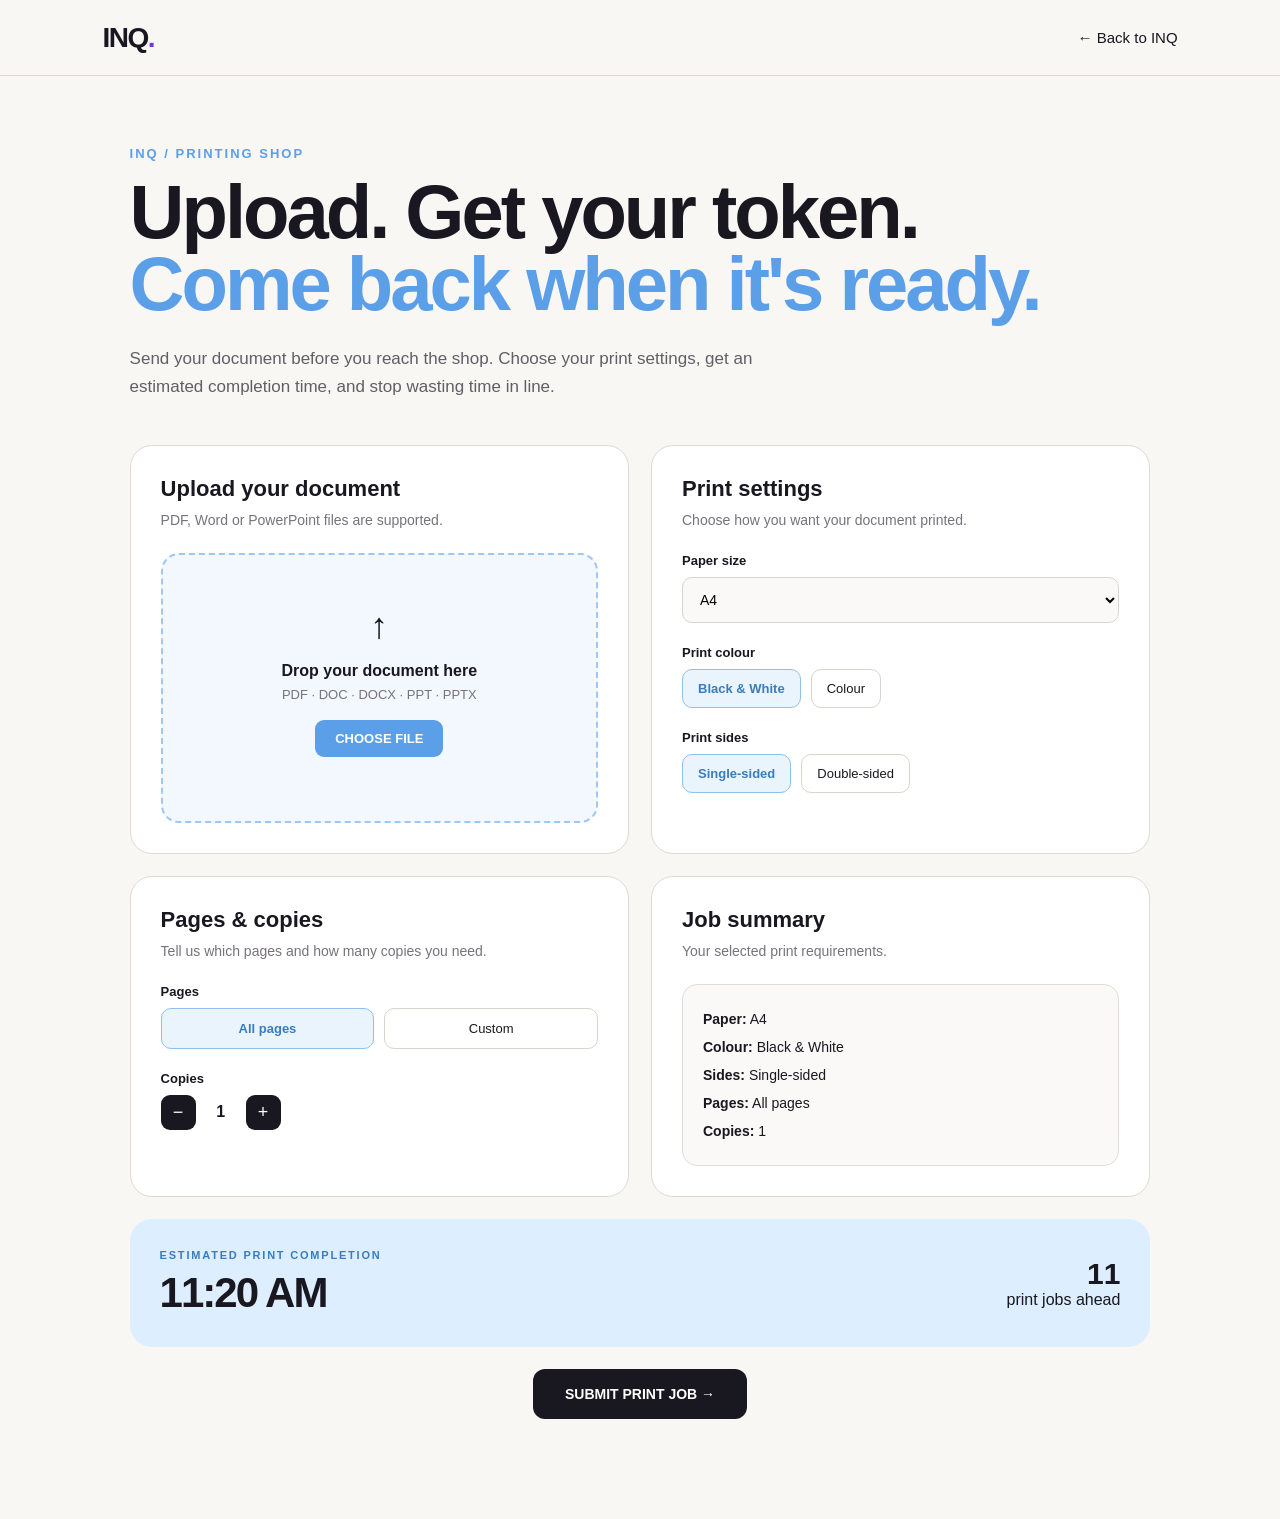
<file: printing.html>
<!DOCTYPE html>
<html lang="en">
<head>
<meta charset="UTF-8">
<meta name="viewport" content="width=device-width, initial-scale=1.0">

<title>INQ — Printing Shop</title>

<style>

/* =========================
   AMAZON EMBER FONTS
========================= */

@font-face {
    font-family: "Amazon Ember Light";
    src: url("https://m.media-amazon.com/images/G/01/AUIClients/AmazonUIBaseCSS-amazonember_lt-019e0ec3f9b521056e66e31fdcbc8323e5cd1938._V299195751_.woff2") format("woff2");
    font-weight: 300;
    font-style: normal;
    font-display: swap;
}

@font-face {
    font-family: "Amazon Ember";
    src: url("https://m.media-amazon.com/images/G/01/AUIClients/AmazonUIBaseCSS-amazonember_rg-fd81bacb6a659a8c8c95828226b74594ab985060._V299195749_.woff2") format("woff2");
    font-weight: 400;
    font-style: normal;
    font-display: swap;
}

@font-face {
    font-family: "Amazon Ember";
    src: url("https://m.media-amazon.com/images/G/01/AUIClients/AmazonUIBaseCSS-amazonember_bd-46b91bda68161c14e554a779643ef4957431987b._V2_.woff2") format("woff2");
    font-weight: 700;
    font-style: normal;
    font-display: swap;
}

@font-face {
    font-family: "Amazon Ember Heavy";
    src: url("https://m.media-amazon.com/images/G/01/acs/fonts/amazonember_he-webfont._V278446113_.woff2") format("woff2");
    font-weight: 900;
    font-style: normal;
    font-display: swap;
}


/* =========================
   GENERAL
========================= */

* {
    margin: 0;
    padding: 0;
    box-sizing: border-box;
}

body {
    font-family: "Trebuchet MS", Arial, sans-serif;
    background: #f8f7f4;
    color: #19171f;
}


/* =========================
   NAVBAR
========================= */

nav {
    height: 76px;
    padding: 0 8vw;
    display: flex;
    align-items: center;
    justify-content: space-between;
    border-bottom: 1px solid #dedad3;
    background: #f8f7f4;
}

.logo {
    font-family: "Amazon Ember Heavy", "Amazon Ember", Arial, sans-serif;
    font-size: 28px;
    font-weight: 900;
    letter-spacing: -1.5px;
}

.logo span {
    color: #7137d9;
}

.back {
    text-decoration: none;
    color: #19171f;
    font-size: 15px;
    font-weight: 400;
    transition: 0.2s ease;
}

.back:hover,
.back:active {
    color: #5B9FE8;
}


/* =========================
   MAIN
========================= */

main {
    max-width: 1200px;
    margin: auto;
    padding: 70px 7vw 100px;
}

.eyebrow {
    color: #5B9FE8;
    font-size: 13px;
    font-weight: 700;
    letter-spacing: 2px;
    margin-bottom: 15px;
}

h1 {
    font-family:
        "Amazon Ember Heavy",
        "Amazon Ember",
        Arial,
        sans-serif;

    font-size: clamp(45px, 6vw, 76px);
    line-height: 0.95;
    letter-spacing: -3px;
    font-weight: 900;
    margin-bottom: 25px;
}

h1 span {
    color: #5B9FE8;
}

.intro {
    color: #625e66;
    font-size: 17px;
    line-height: 1.6;
    max-width: 680px;
    margin-bottom: 45px;
}


/* =========================
   GRID
========================= */

.grid {
    display: grid;
    grid-template-columns: 1fr 1fr;
    gap: 22px;
}

.card {
    background: white;
    border: 1px solid #dedad3;
    border-radius: 22px;
    padding: 30px;
}

.card h2 {
    font-size: 22px;
    margin-bottom: 8px;
}

.description {
    color: #77727b;
    font-size: 14px;
    line-height: 1.5;
    margin-bottom: 22px;
}


/* =========================
   UPLOAD
========================= */

.upload-box {
    min-height: 270px;

    border: 2px dashed #9FC7F3;
    background: #F3F8FE;

    border-radius: 18px;

    display: flex;
    flex-direction: column;
    justify-content: center;
    align-items: center;

    text-align: center;
    cursor: pointer;
    padding: 25px;
}

.upload-box:hover {
    background: #EAF4FD;
    border-color: #5B9FE8;
}

.upload-icon {
    font-size: 36px;
    margin-bottom: 15px;
}

.upload-box strong {
    font-size: 16px;
    margin-bottom: 7px;
}

.upload-box p {
    color: #77727b;
    font-size: 13px;
    margin-bottom: 18px;
}

.choose-btn {
    background: #5B9FE8;
    color: white;
    padding: 11px 20px;
    border-radius: 9px;
    font-size: 13px;
    font-weight: 700;
}


/* IMPORTANT: hides the real file input */

#fileInput {
    display: none;
}

.file-name {
    margin-top: 13px;
    font-size: 13px;
    color: #7137d9;
    font-weight: 700;
}


/* =========================
   SETTINGS
========================= */

.setting {
    margin-bottom: 22px;
}

.setting > label {
    display: block;
    font-size: 13px;
    font-weight: 700;
    margin-bottom: 9px;
}

select,
input[type="text"] {
    width: 100%;
    padding: 13px;
    border: 1px solid #d8d4ce;
    border-radius: 10px;
    background: #faf9f7;
    font-size: 14px;
    outline: none;
}


/* =========================
   RADIO BUTTONS
========================= */

.radio-group {
    display: flex;
    gap: 10px;
    flex-wrap: wrap;
}

.radio-option input {
    display: none;
}

.radio-option span {
    display: block;
    padding: 11px 15px;
    border: 1px solid #d8d4ce;
    border-radius: 10px;
    font-size: 13px;
    cursor: pointer;
}

.radio-option input:checked + span {
    background: #EAF4FD;
    border-color: #8FC0EF;
    color: #397DBD;
    font-weight: 700;
}


/* =========================
   PAGES
========================= */

.page-options {
    display: flex;
    gap: 10px;
}

.page-option {
    flex: 1;
}

.page-option input {
    display: none;
}

.page-option span {
    display: block;
    text-align: center;
    padding: 12px;
    border: 1px solid #d8d4ce;
    border-radius: 10px;
    cursor: pointer;
    font-size: 13px;
}

.page-option input:checked + span {
    background: #EAF4FD;
    border-color: #8FC0EF;
    color: #397DBD;
    font-weight: 700;
}

.custom-pages {
    display: none;
    margin-top: 10px;
}

.custom-pages.active {
    display: block;
}


/* =========================
   COPIES
========================= */

.copies {
    display: flex;
    align-items: center;
    gap: 15px;
}

.copies button {
    width: 35px;
    height: 35px;
    border: none;
    border-radius: 9px;
    background: #19171f;
    color: white;
    font-size: 18px;
    cursor: pointer;
}

.copies button:hover {
    background: #5B9FE8;
}

#copies {
    min-width: 20px;
    text-align: center;
    font-weight: 700;
}


/* =========================
   SUMMARY
========================= */

.summary {
    background: #faf9f7;
    border: 1px solid #e1ddd6;
    border-radius: 15px;
    padding: 20px;
    font-size: 14px;
    line-height: 2;
}


/* =========================
   ESTIMATE
========================= */

.estimate {
    grid-column: 1 / -1;

    background: #DCEEFF;
    border: none;

    display: grid;
    grid-template-columns: 1fr 1fr;
    align-items: center;
}

.estimate-label {
    color: #397DBD;
    font-size: 11px;
    font-weight: 800;
    letter-spacing: 1.8px;
    margin-bottom: 8px;
}

.estimate-time {
    font-size: 42px;
    font-weight: 800;
    letter-spacing: -2px;
}

.jobs {
    text-align: right;
}

.jobs strong {
    display: block;
    font-size: 30px;
}


/* =========================
   SUBMIT
========================= */

.submit-area {
    grid-column: 1 / -1;
    text-align: center;
}

.submit-btn {
    border: none;
    background: #19171f;
    color: white;
    padding: 17px 32px;
    border-radius: 12px;
    font-size: 14px;
    font-weight: 800;
    cursor: pointer;
}

.submit-btn:hover {
    background: #5B9FE8;
}


/* =========================
   TOKEN CONFIRMATION
========================= */

.confirmation {
    display: none;
    margin-top: 25px;
    background: #19171f;
    color: white;
    border-radius: 22px;
    padding: 32px;
}

.confirmation.show {
    display: block;
}

.confirmation-label {
    color: #5B9FE8;
    font-size: 11px;
    font-weight: 800;
    letter-spacing: 2px;
    margin-bottom: 10px;
}

.token {
    color: #5B9FE8;
    font-size: 60px;
    font-weight: 800;
    letter-spacing: -3px;
    margin-bottom: 10px;
}

.confirmation p {
    color: #d5d1d8;
    font-size: 14px;
    line-height: 1.6;
}

.confirmation strong {
    color: white;
}


/* =========================
   MOBILE
========================= */

@media (max-width: 800px) {

    body,
    button,
    input,
    select,
    textarea {
        font-family: "Amazon Ember", Arial, Helvetica, sans-serif;
    }

    nav {
        padding: 0 6vw;
    }

    main {
        padding: 50px 6vw 70px;
    }

    h1 {
        font-size: 48px;
    }

    .grid {
        grid-template-columns: 1fr;
    }

    .estimate {
        grid-column: auto;
        grid-template-columns: 1fr;
        gap: 20px;
    }

    .jobs {
        text-align: left;
    }

    .submit-area {
        grid-column: auto;
    }
}

</style>
</head>


<body>


<!-- =========================
     NAVBAR
========================= -->

<nav>

    <div class="logo">
        INQ<span>.</span>
    </div>

    <a href="index.html" class="back">
        ← Back to INQ
    </a>

</nav>


<!-- =========================
     MAIN
========================= -->

<main>

    <p class="eyebrow">
        INQ / PRINTING SHOP
    </p>

    <h1>
        Upload. Get your token.<br>
        <span>Come back when it's ready.</span>
    </h1>

    <p class="intro">
        Send your document before you reach the shop.
        Choose your print settings, get an estimated completion time,
        and stop wasting time in line.
    </p>


    <div class="grid">


        <!-- =========================
             UPLOAD
        ========================= -->

        <section class="card">

            <h2>Upload your document</h2>

            <p class="description">
                PDF, Word or PowerPoint files are supported.
            </p>

            <label for="fileInput" class="upload-box">

                <div class="upload-icon">↑</div>

                <strong>Drop your document here</strong>

                <p>
                    PDF · DOC · DOCX · PPT · PPTX
                </p>

                <span class="choose-btn">
                    CHOOSE FILE
                </span>

                <div class="file-name" id="fileName"></div>

            </label>

            <input
                type="file"
                id="fileInput"
                accept=".pdf,.doc,.docx,.ppt,.pptx"
            >

        </section>


        <!-- =========================
             PRINT SETTINGS
        ========================= -->

        <section class="card">

            <h2>Print settings</h2>

            <p class="description">
                Choose how you want your document printed.
            </p>


            <div class="setting">

                <label>Paper size</label>

                <select id="paperSize">

                    <option>A4</option>
                    <option>A3</option>
                    <option>A5</option>
                    <option>A2</option>
                    <option>A1</option>
                    <option>Letter</option>
                    <option>Legal</option>

                </select>

            </div>


            <div class="setting">

                <label>Print colour</label>

                <div class="radio-group">

                    <label class="radio-option">

                        <input
                            type="radio"
                            name="colour"
                            value="Black & White"
                            checked
                        >

                        <span>Black & White</span>

                    </label>


                    <label class="radio-option">

                        <input
                            type="radio"
                            name="colour"
                            value="Colour"
                        >

                        <span>Colour</span>

                    </label>

                </div>

            </div>


            <div class="setting">

                <label>Print sides</label>

                <div class="radio-group">

                    <label class="radio-option">

                        <input
                            type="radio"
                            name="sides"
                            value="Single-sided"
                            checked
                        >

                        <span>Single-sided</span>

                    </label>


                    <label class="radio-option">

                        <input
                            type="radio"
                            name="sides"
                            value="Double-sided"
                        >

                        <span>Double-sided</span>

                    </label>

                </div>

            </div>

        </section>


        <!-- =========================
             PAGES & COPIES
        ========================= -->

        <section class="card">

            <h2>Pages & copies</h2>

            <p class="description">
                Tell us which pages and how many copies you need.
            </p>


            <div class="setting">

                <label>Pages</label>

                <div class="page-options">

                    <label class="page-option">

                        <input
                            type="radio"
                            name="pages"
                            value="All pages"
                            checked
                        >

                        <span>All pages</span>

                    </label>


                    <label class="page-option">

                        <input
                            type="radio"
                            name="pages"
                            value="Custom"
                        >

                        <span>Custom</span>

                    </label>

                </div>


                <div class="custom-pages" id="customPages">

                    <input
                        type="text"
                        id="pageRange"
                        placeholder="Example: 1-5, 8, 10-12"
                    >

                </div>

            </div>


            <div class="setting">

                <label>Copies</label>

                <div class="copies">

                    <button onclick="changeCopies(-1)">
                        −
                    </button>

                    <span id="copies">1</span>

                    <button onclick="changeCopies(1)">
                        +
                    </button>

                </div>

            </div>

        </section>


        <!-- =========================
             SUMMARY
        ========================= -->

        <section class="card">

            <h2>Job summary</h2>

            <p class="description">
                Your selected print requirements.
            </p>

            <div class="summary">

                <div>
                    <strong>Paper:</strong>
                    <span id="summaryPaper">A4</span>
                </div>

                <div>
                    <strong>Colour:</strong>
                    <span id="summaryColour">Black & White</span>
                </div>

                <div>
                    <strong>Sides:</strong>
                    <span id="summarySides">Single-sided</span>
                </div>

                <div>
                    <strong>Pages:</strong>
                    <span id="summaryPages">All pages</span>
                </div>

                <div>
                    <strong>Copies:</strong>
                    <span id="summaryCopies">1</span>
                </div>

            </div>

        </section>


        <!-- =========================
             ESTIMATE
        ========================= -->

        <section class="card estimate">

            <div>

                <div class="estimate-label">
                    ESTIMATED PRINT COMPLETION
                </div>

                <div class="estimate-time" id="estimateTime">
                    11:20 AM
                </div>

            </div>

            <div class="jobs">

                <strong>11</strong>

                <span>
                    print jobs ahead
                </span>

            </div>

        </section>


        <!-- =========================
             SUBMIT
        ========================= -->

        <div class="submit-area">

            <button
                class="submit-btn"
                onclick="submitJob()"
            >
                SUBMIT PRINT JOB →
            </button>

        </div>

    </div>


    <!-- =========================
         CONFIRMATION
    ========================= -->

    <div class="confirmation" id="confirmation">

        <div class="confirmation-label">
            PRINT JOB SUBMITTED
        </div>

        <div class="token">
            P-34
        </div>

        <p>
            <strong>YOUR PRINT QUEUE TOKEN</strong>
            <br><br>

            11 print jobs ahead of you.
            <br>

            Estimated completion:
            <strong>11:20 AM</strong>
        </p>

        <br>

        <p>
            Don't wait at the shop.
            Come back when your print job is ready.
        </p>

    </div>

</main>


<!-- =========================
     JAVASCRIPT
========================= -->

<script src="config.js?v=2"></script>
<script>

const fileInput = document.getElementById("fileInput");
const fileName = document.getElementById("fileName");


// FILE UPLOAD

fileInput.addEventListener("change", function () {

    if (this.files.length > 0) {

        fileName.textContent =
            "✓ " + this.files[0].name;

    }

});


const API = window.INQ_API || (function() {
    if (window.location.protocol === "file:") return "http://127.0.0.1:8000/api";
    const host = window.location.hostname || "127.0.0.1";
    return `http://${host}:8000/api`;
})();

// ── Load live printing status on page load ──
(async function loadPrintingStatus() {
    try {
        const res = await fetch(`${API}/printing/status`);
        if (!res.ok) return;
        const data = await res.json();
        const jobsEl = document.querySelector(".jobs strong");
        const estEl  = document.getElementById("estimateTime");
        if (jobsEl) jobsEl.textContent = data.waiting_jobs_count ?? jobsEl.textContent;
        if (estEl)  estEl.textContent  = data.estimated_time_to_reach || estEl.textContent;
    } catch (e) {
        // Backend offline — static display is fine
    }
})();


// COPIES

let copies = 1;

function changeCopies(amount) {

    copies += amount;

    if (copies < 1) {
        copies = 1;
    }

    if (copies > 50) {
        copies = 50;
    }

    document.getElementById("copies").textContent = copies;

    document.getElementById("summaryCopies").textContent = copies;
}


// PAPER SIZE

document.getElementById("paperSize")
.addEventListener("change", function () {

    document.getElementById("summaryPaper")
    .textContent = this.value;

});


// COLOUR

document.querySelectorAll('input[name="colour"]')
.forEach(function (radio) {

    radio.addEventListener("change", function () {

        document.getElementById("summaryColour")
        .textContent = this.value;

    });

});


// SIDES

document.querySelectorAll('input[name="sides"]')
.forEach(function (radio) {

    radio.addEventListener("change", function () {

        document.getElementById("summarySides")
        .textContent = this.value;

    });

});


// PAGES

document.querySelectorAll('input[name="pages"]')
.forEach(function (radio) {

    radio.addEventListener("change", function () {

        const customPages =
            document.getElementById("customPages");

        if (this.value === "Custom") {

            customPages.classList.add("active");

            document.getElementById("summaryPages")
            .textContent = "Custom range";

        } else {

            customPages.classList.remove("active");

            document.getElementById("summaryPages")
            .textContent = "All pages";

        }

    });

});


// CUSTOM PAGE RANGE

document.getElementById("pageRange")
.addEventListener("input", function () {

    document.getElementById("summaryPages")
    .textContent = this.value || "Custom range";

});


// SUBMIT PRINT JOB

async function submitJob() {

    if (fileInput.files.length === 0) {
        alert("Please upload your document first.");
        return;
    }

    const paperSize  = document.getElementById("paperSize").value;
    const colour     = document.querySelector('input[name="colour"]:checked')?.value || "Black & White";
    const sides      = document.querySelector('input[name="sides"]:checked')?.value || "Single-sided";
    const pagesVal   = document.querySelector('input[name="pages"]:checked')?.value || "All pages";
    const pageRange  = document.getElementById("pageRange").value.trim();
    const pages      = pagesVal === "Custom" ? (pageRange || "Custom") : pagesVal;
    const copiesVal  = copies;
    const fileName_  = fileInput.files[0].name;

    const btn = document.querySelector(".submit-btn");
    btn.disabled = true;
    btn.textContent = "Submitting…";

    try {
        const res = await fetch(`${API}/printing/token`, {
            method: "POST",
            headers: { "Content-Type": "application/json" },
            body: JSON.stringify({
                file_name:  fileName_,
                paper_size: paperSize,
                colour:     colour,
                sides:      sides,
                pages:      pages,
                copies:     copiesVal,
            }),
        });

        const confirmation = document.getElementById("confirmation");

        if (res.ok) {
            const data = await res.json();

            // Update confirmation with real data
            confirmation.querySelector(".token").textContent = data.token_number;
            confirmation.querySelector("p").innerHTML =
                `<strong>YOUR PRINT QUEUE TOKEN</strong><br><br>` +
                `${data.people_ahead} print job${data.people_ahead !== 1 ? "s" : ""} ahead of you.<br>` +
                `Estimated completion: <strong>${data.estimated_time}</strong>`;

            // Update live estimate section
            document.getElementById("estimateTime").textContent = data.estimated_time;
        }

        confirmation.classList.add("show");
        confirmation.scrollIntoView({ behavior: "smooth", block: "center" });

    } catch (e) {
        // Offline fallback
        const confirmation = document.getElementById("confirmation");
        confirmation.classList.add("show");
        confirmation.scrollIntoView({ behavior: "smooth", block: "center" });
    }

    btn.disabled = false;
    btn.textContent = "SUBMIT PRINT JOB →";
}

</script>

</body>
</html>
</file>
